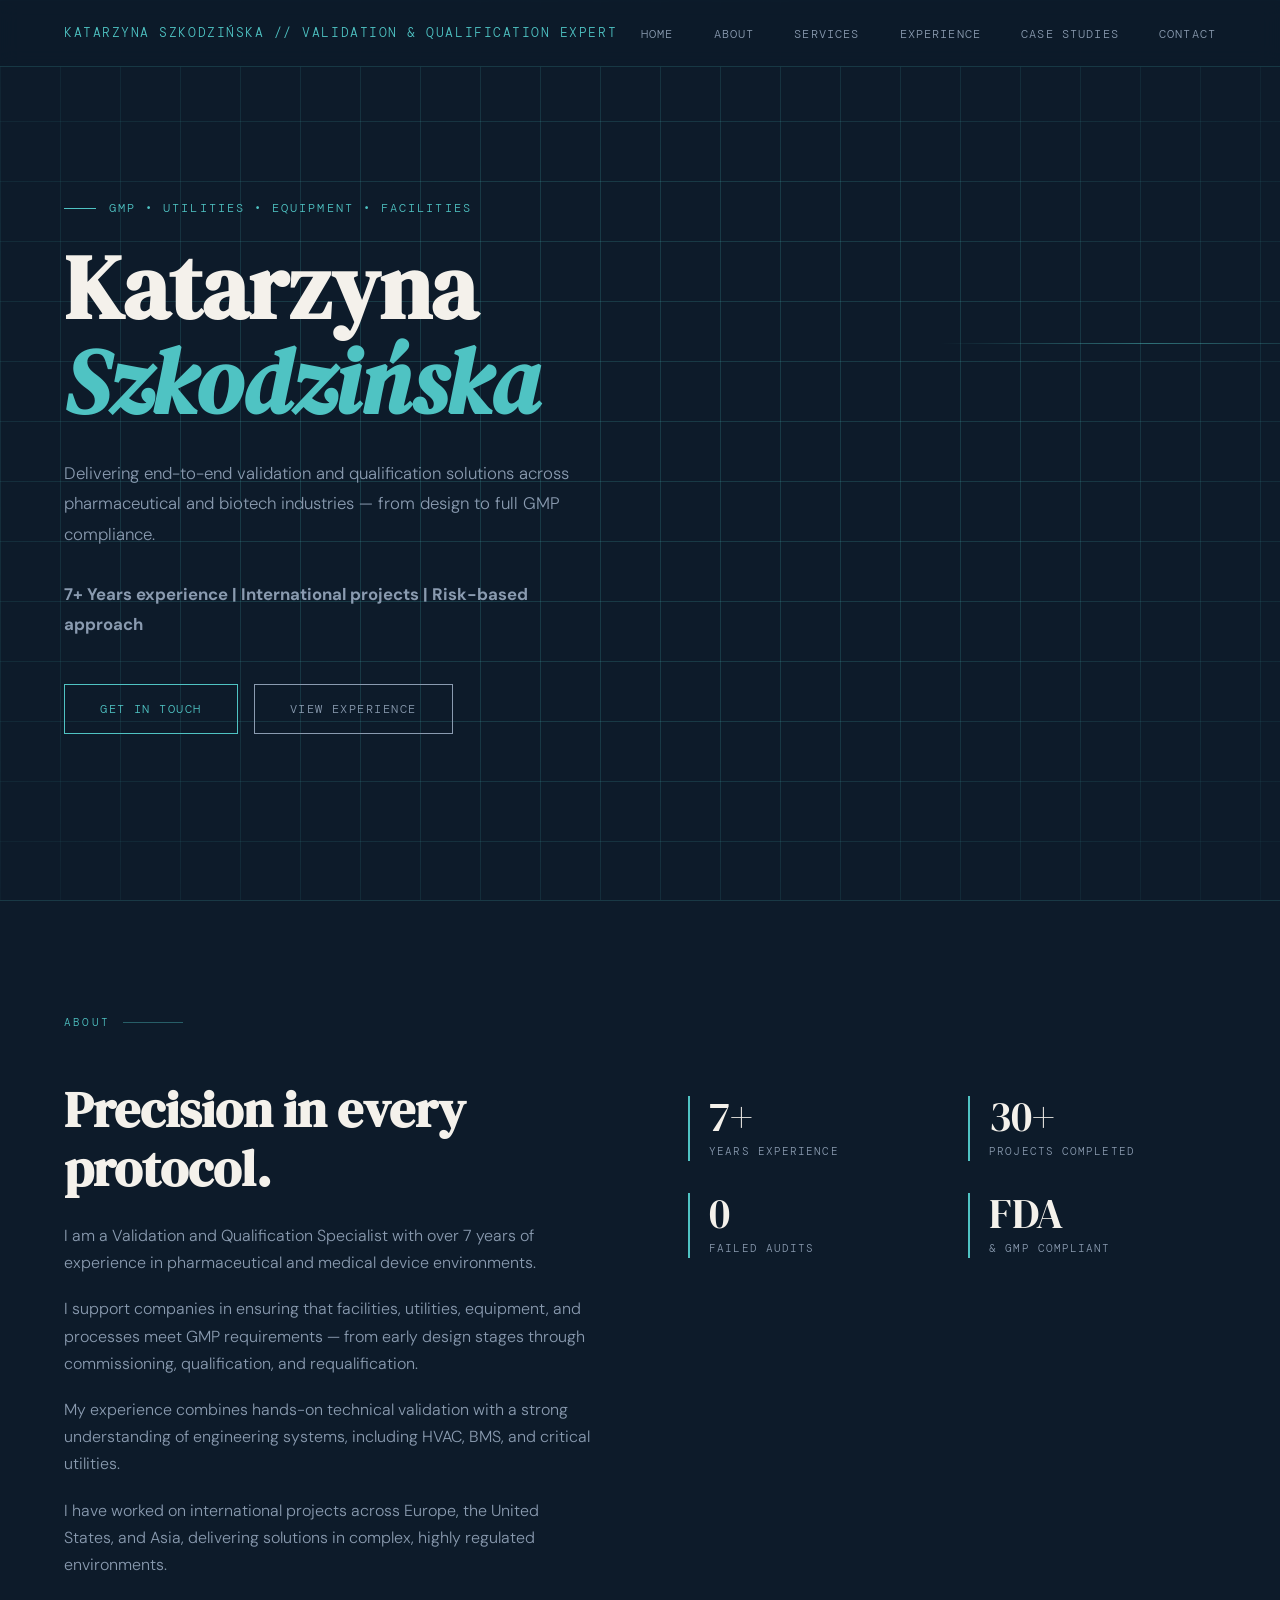
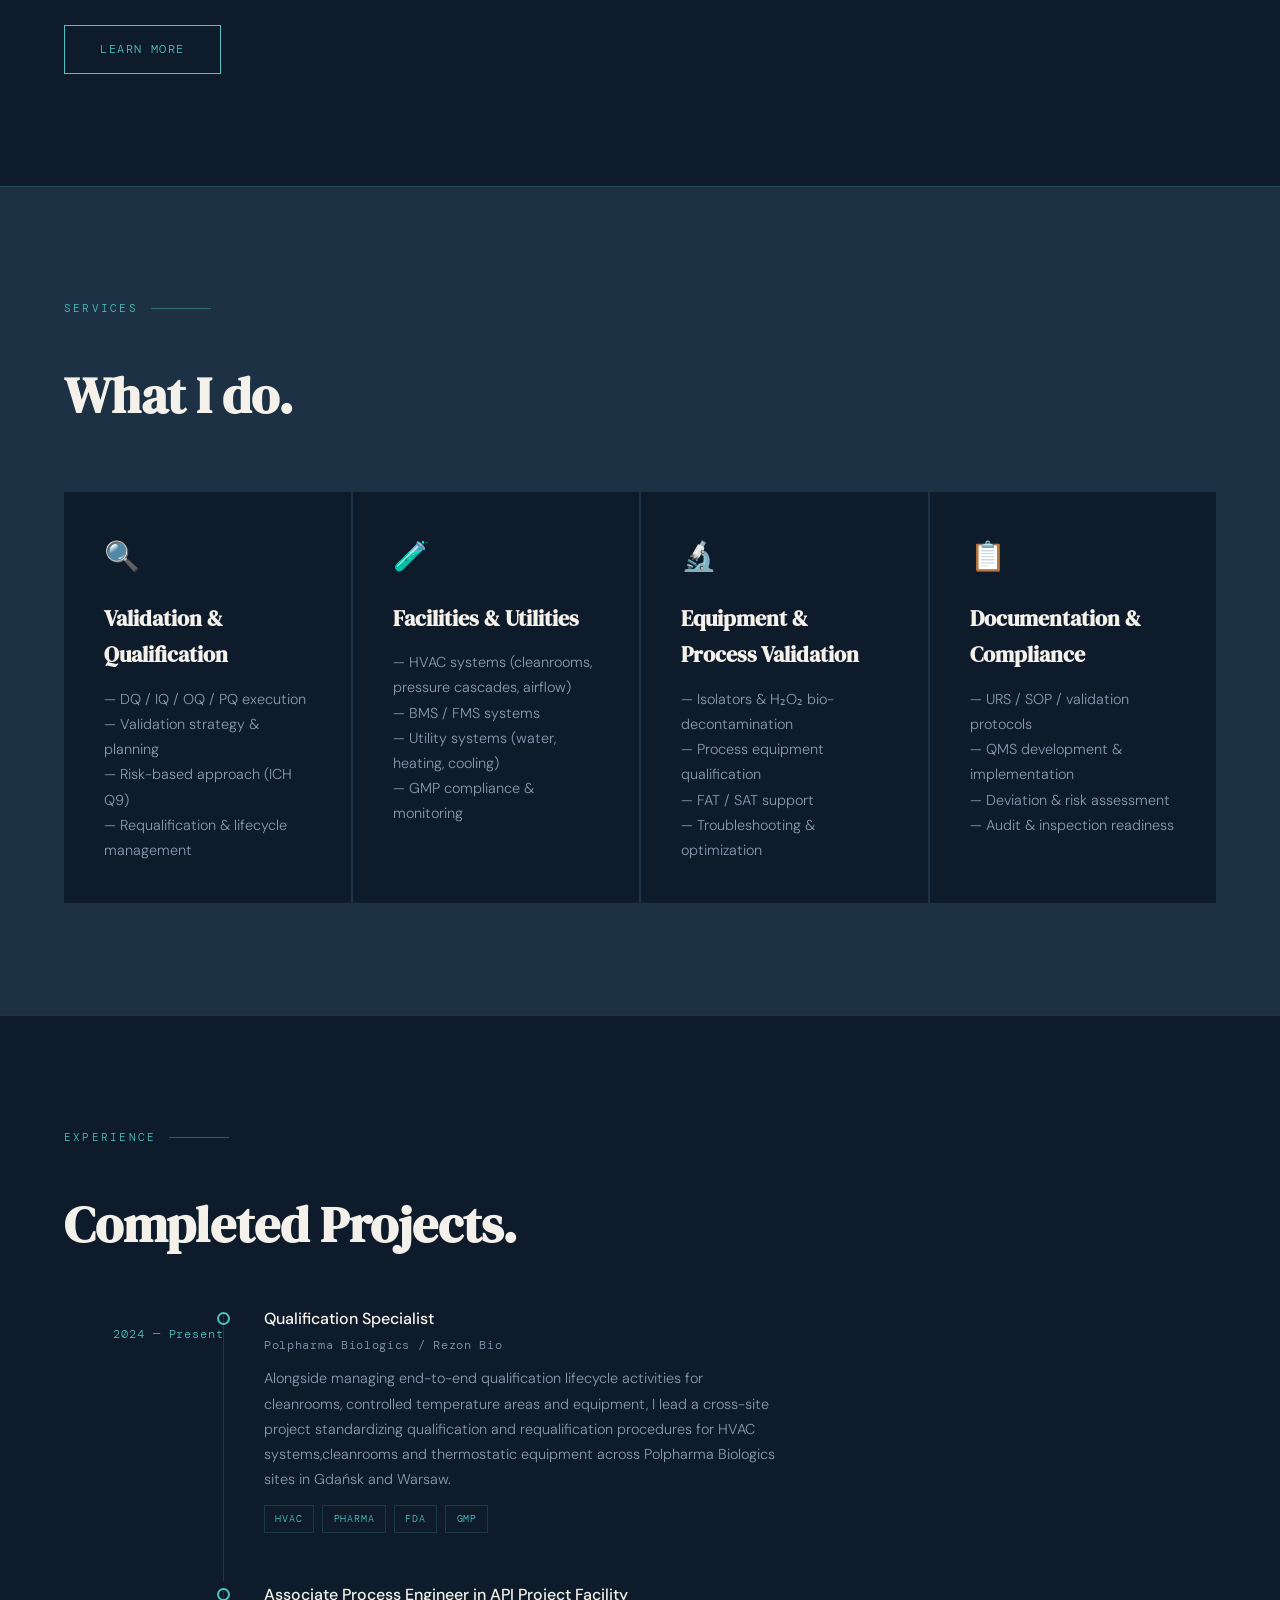
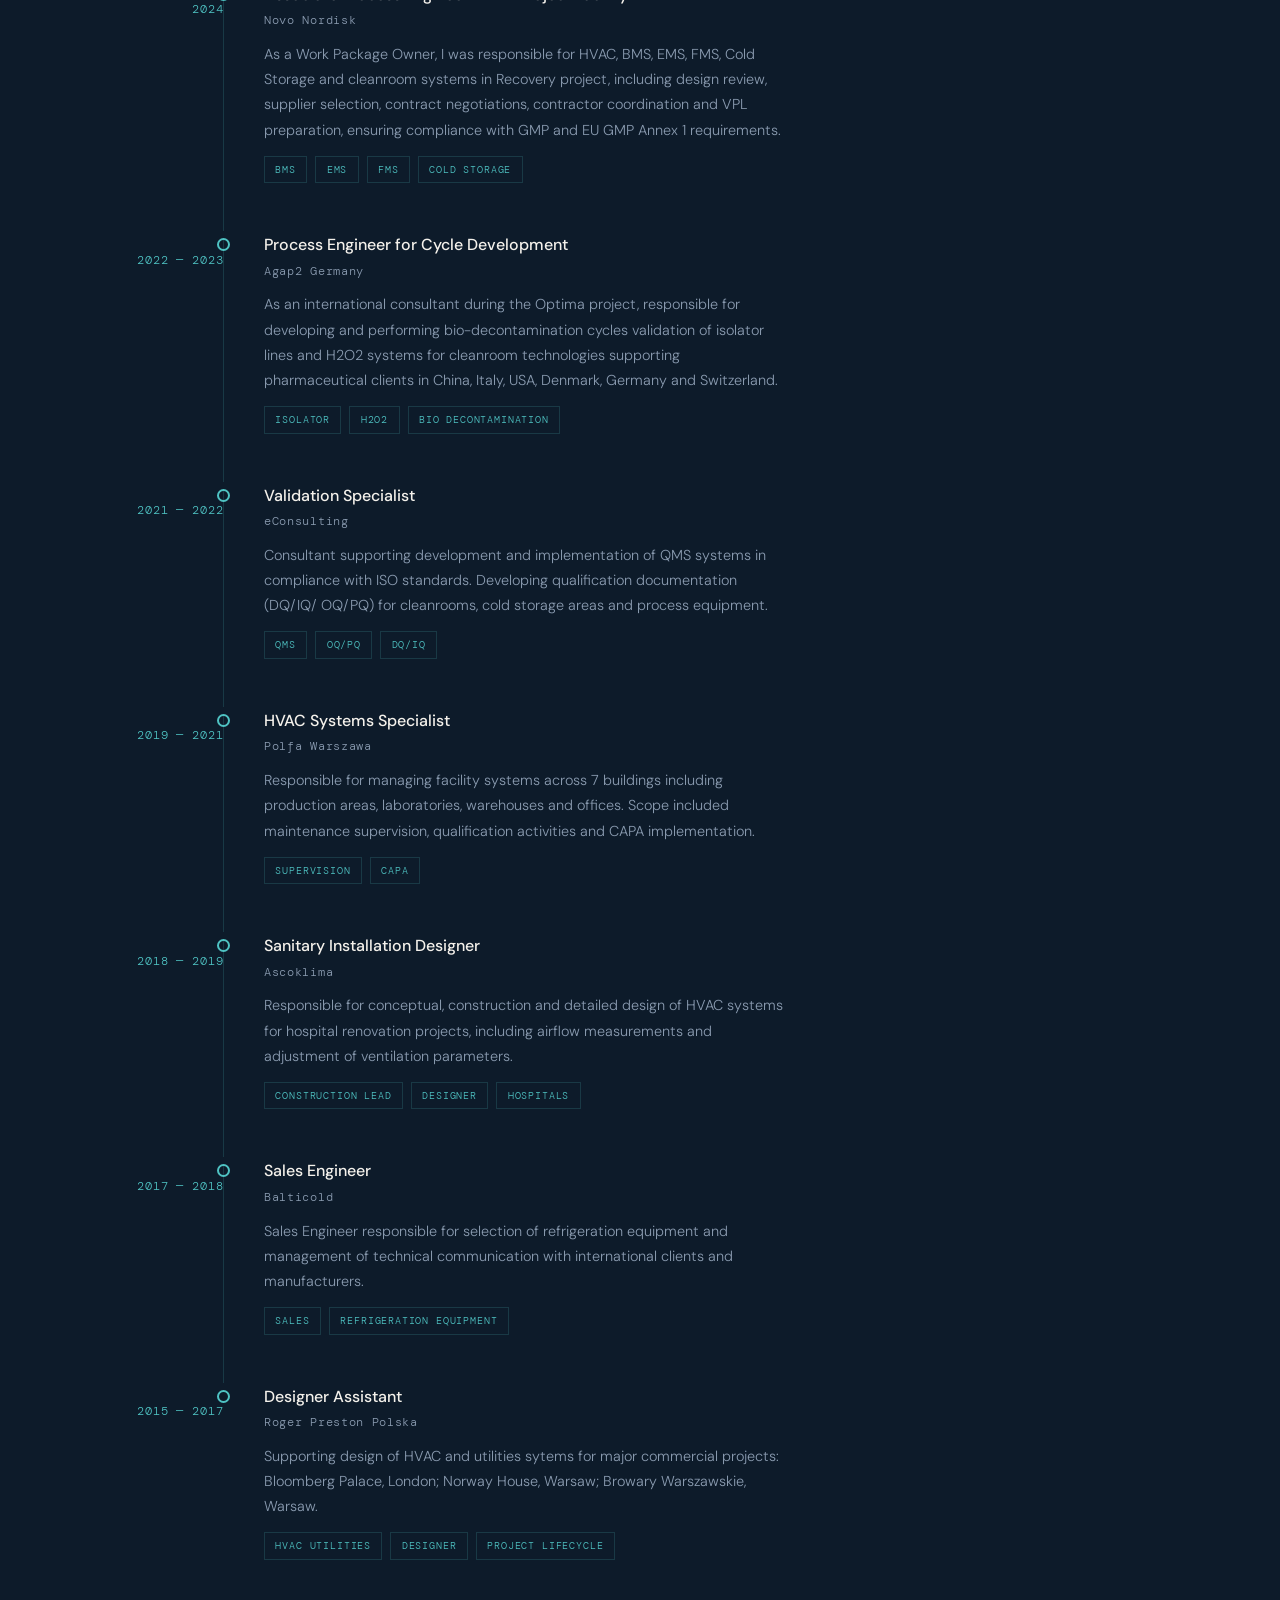
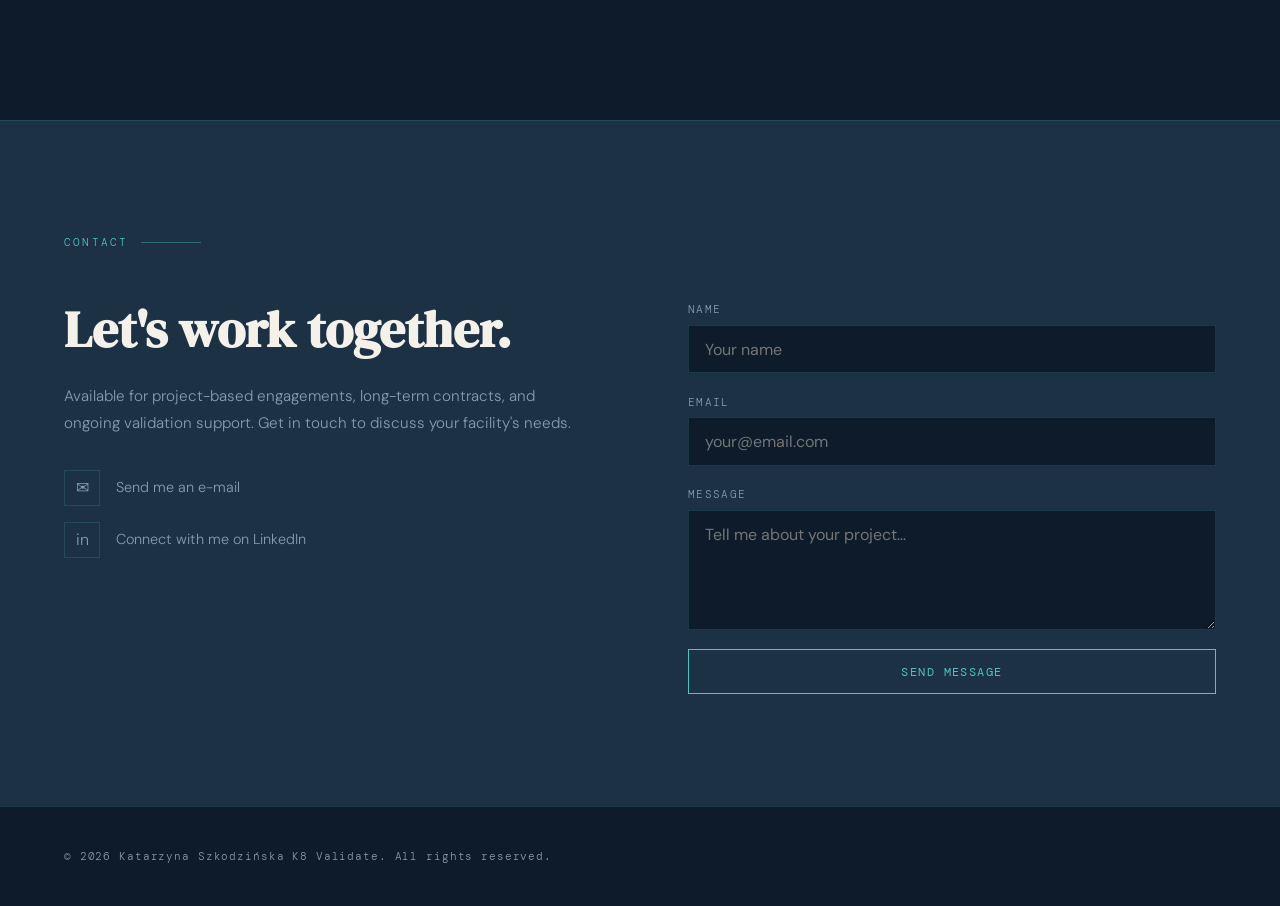
<file: index.html>
<!DOCTYPE html>
<html lang="en">
<head>
  
  <meta charset="UTF-8" />
  <meta name="viewport" content="width=device-width, initial-scale=1.0"/>
  <title>K8 VALIDATE</title>
  <link rel="preconnect" href="https://fonts.googleapis.com">
  <link href="https://fonts.googleapis.com/css2?family=DM+Serif+Display:ital@0;1&family=DM+Mono:wght@300;400;500&family=DM+Sans:wght@300;400;500&display=swap" rel="stylesheet">
  <link rel="stylesheet" href="style.css">
  <link rel="icon" type="image/png" href="assets/favicon.png">
</head>
<body>

  <!-- NAV -->
  <nav id="main-nav">
    <div class="nav-logo">KATARZYNA SZKODZIŃSKA // Validation & Qualification Expert</div>
    <button class="nav-toggle" id="nav-toggle" aria-label="Toggle menu">
      <span></span>
      <span></span>
      <span></span>
    </button>
    <ul id="nav-links">
      <li><a href="index.html"          onclick="closeMenu()">Home</a></li>
      <li><a href="/about"      onclick="closeMenu()">About</a></li>
      <li><a href="index.html#services"   onclick="closeMenu()">Services</a></li>
      <li><a href="index.html#experience" onclick="closeMenu()">Experience</a></li>
      <li><a href="/casestudies"   onclick="closeMenu()">Case Studies</a></li>
      <li><a href="#contact"    onclick="closeMenu()">Contact</a></li>
    </ul>
  </nav>

  <!-- HERO -->
  <section id="hero">
    <div class="hero-grid-bg"></div>
    <div class="hero-accent-line"></div>
    <div class="hero-content">
      <div class="hero-tag">GMP • Utilities • Equipment • Facilities</div>
      <h1>Katarzyna<br><em>Szkodzińska</em></h1>
      <p class="hero-sub">

        Delivering end-to-end validation and qualification solutions across pharmaceutical and biotech industries — from design to full GMP compliance.
        <br><br> <strong> 7+ Years experience  |  International projects  |  Risk-based approach </strong>

      </p>
      <div class="hero-buttons">
        <a href="#contact"    class="btn">Get in Touch</a>
        <a href="#experience" class="btn btn-ghost">View Experience</a>
      </div>
    </div>
  </section>

  <!-- ABOUT -->
  <section id="about">
    <div class="section-label">About</div>
    <div class="about-layout">
      <div class="about-text fade-in">
        <h2>Precision in every protocol.</h2>
        <p>I am a Validation and Qualification Specialist with over 7 years of experience in pharmaceutical and medical device environments.</p>
        <p>I support companies in ensuring that facilities, utilities, equipment, and processes meet GMP requirements — from early design stages through commissioning, qualification, and requalification.</p>
        <p>My experience combines hands-on technical validation with a strong understanding of engineering systems, including HVAC, BMS, and critical utilities.</p>
        <p>I have worked on international projects across Europe, the United States, and Asia, delivering solutions in complex, highly regulated environments.</p>
        <br>
        <a href="/about" class="btn">Learn more</a>
      </div>
      <div class="about-stats fade-in">
        <div class="stat">
          <div class="stat-number">7+</div>
          <div class="stat-label">Years Experience</div>
        </div>
        <div class="stat">
          <div class="stat-number">30+</div>
          <div class="stat-label">Projects Completed</div>
        </div>
        <div class="stat">
          <div class="stat-number">0</div>
          <div class="stat-label">Failed Audits</div>
        </div>
        <div class="stat">
          <div class="stat-number">FDA</div>
          <div class="stat-label">& GMP Compliant</div>
        </div>
      </div>
    </div>
  </section>

  <!-- SERVICES -->
  <section id="services">
    <div class="section-label">Services</div>
    <h2 class="fade-in">What I do.</h2>
    <br>
    <div class="services-grid">
      <div class="service-card fade-in">
        <div class="service-icon">🔍</div>
        <h3>Validation & Qualification</h3>
        <p>
  — DQ / IQ / OQ / PQ execution <br>
  — Validation strategy & planning <br>
  — Risk-based approach (ICH Q9) <br>
  — Requalification & lifecycle management
</p>
      </div>
      <div class="service-card fade-in">
        <div class="service-icon">🧪</div>
        <h3>Facilities & Utilities</h3>
        <p>
— HVAC systems (cleanrooms, pressure cascades, airflow)<br>
          — BMS / FMS systems<br>
          — Utility systems (water, heating, cooling)<br>
          — GMP compliance & monitoring
        </p>
      </div>
      <div class="service-card fade-in">
        <div class="service-icon">🔬</div>
        <h3>Equipment & Process Validation</h3>
        <p>
— Isolators & H₂O₂ bio-decontamination <br>
          — Process equipment qualification <br>
          — FAT / SAT support <br>
       — Troubleshooting & optimization
          </p>
      </div>
      <div class="service-card fade-in">
        <div class="service-icon">📋</div>
        <h3>Documentation & Compliance</h3>
        <p>
          — URS / SOP / validation protocols <br>
          — QMS development & implementation <br>
          — Deviation & risk assessment <br>
          — Audit & inspection readiness 
        </p>
      </div>
    </div>
  </section>

  <!-- EXPERIENCE -->
  <section id="experience">
    <div class="section-label">Experience</div>
    <h2 class="fade-in">Completed Projects.</h2>
    <br>
    <div class="timeline">

      <div class="timeline-item fade-in">
        <div class="timeline-date"><br>2024 — Present <br></div>
        <div class="timeline-dot"></div>
        <div class="timeline-body">
          <h3>Qualification Specialist</h3>
          <div class="timeline-company">Polpharma Biologics / Rezon Bio</div>
          <p>Alongside managing end-to-end qualification lifecycle activities for cleanrooms, 
            controlled temperature areas and equipment, I lead a cross-site project standardizing 
            qualification and requalification procedures for HVAC systems,cleanrooms and 
            thermostatic equipment across Polpharma Biologics sites in Gdańsk and Warsaw.</p>
          <div class="tags">
            <span class="tag">HVAC</span>
            <span class="tag">Pharma</span>
            <span class="tag">FDA</span>
            <span class="tag">GMP</span>
          </div>
        </div>
      </div>

      <div class="timeline-item fade-in">
        <div class="timeline-date"><br>2024 <br></div>
        <div class="timeline-dot"></div>
        <div class="timeline-body">
          <h3>Associate Process Engineer in API Project Facility</h3>
          <div class="timeline-company">Novo Nordisk</div>
          <p>As a Work Package Owner, I was responsible for HVAC, BMS, EMS, FMS, 
            Cold Storage and cleanroom systems in Recovery project, including design review, 
            supplier selection, contract negotiations, contractor coordination and VPL 
            preparation, ensuring compliance with GMP and EU GMP Annex 1 requirements.</p>
          <div class="tags">
            <span class="tag">BMS</span>
            <span class="tag">EMS</span>
            <span class="tag">FMS</span>
            <span class="tag">Cold Storage</span>
          </div>
        </div>
      </div>

      <div class="timeline-item fade-in">
        <div class="timeline-date"><br>2022 — 2023 <br></div>
        <div class="timeline-dot"></div>
        <div class="timeline-body">
          <h3>Process Engineer for Cycle Development</h3>
          <div class="timeline-company">Agap2 Germany</div>
          <p>As an international consultant during the Optima project, responsible 
            for developing and performing bio-decontamination cycles validation of 
            isolator lines and H2O2 systems for cleanroom technologies supporting 
            pharmaceutical clients in China, Italy, USA, Denmark, Germany and Switzerland.</p>
          <div class="tags">
            <span class="tag">Isolator</span>
            <span class="tag">H2O2</span>
            <span class="tag">Bio Decontamination</span>
          </div>
        </div>
      </div>

      
       <div class="timeline-item fade-in">
        <div class="timeline-date"><br>2021 — 2022 <br></div>
        <div class="timeline-dot"></div>
        <div class="timeline-body">
          <h3>Validation Specialist</h3>
          <div class="timeline-company">eConsulting</div>
          <p>Consultant supporting development and implementation of QMS systems 
            in compliance with ISO standards. Developing qualification documentation 
            (DQ/IQ/ OQ/PQ) for cleanrooms, cold storage areas and process equipment.</p>
          <div class="tags">
            <span class="tag">QMS</span>
            <span class="tag">OQ/PQ</span>
            <span class="tag">DQ/IQ</span>
          </div>
        </div>
      </div>

      <div class="timeline-item fade-in">
        <div class="timeline-date"><br>2019 — 2021 <br></div>
        <div class="timeline-dot"></div>
        <div class="timeline-body">
          <h3>HVAC Systems Specialist</h3>
          <div class="timeline-company">Polfa Warszawa</div>
          <p>Responsible for managing facility systems across 7 buildings including 
            production areas, laboratories, warehouses and offices. Scope included
            maintenance supervision, qualification activities and CAPA implementation.</p>
          <div class="tags">
            <span class="tag">Supervision</span>
            <span class="tag">CAPA</span>
          </div>
        </div>
      </div>

 <div class="timeline-item fade-in">
        <div class="timeline-date"><br>2018 — 2019 <br></div>
        <div class="timeline-dot"></div>
        <div class="timeline-body">
          <h3>Sanitary Installation Designer</h3>
          <div class="timeline-company">Ascoklima</div>
          <p>Responsible for conceptual, construction and detailed design of HVAC 
            systems for hospital renovation projects, including airflow measurements 
            and adjustment of ventilation parameters.</p>
          <div class="tags">
            <span class="tag">Construction Lead</span>
            <span class="tag">Designer</span>
            <span class="tag">Hospitals</span>
          </div>
        </div>
      </div>

      <div class="timeline-item fade-in">
        <div class="timeline-date"><br>2017 — 2018 <br></div>
        <div class="timeline-dot"></div>
        <div class="timeline-body">
          <h3>Sales Engineer</h3>
          <div class="timeline-company">Balticold</div>
          <p>Sales Engineer responsible for selection of refrigeration equipment 
            and management of technical communication with international clients 
            and manufacturers.</p>
          <div class="tags">
            <span class="tag">Sales</span>
            <span class="tag">Refrigeration Equipment</span>
          </div>
        </div>
      </div>

       <div class="timeline-item fade-in">
        <div class="timeline-date"><br>2015 — 2017 <br></div>
        <div class="timeline-dot"></div>
        <div class="timeline-body">
          <h3>Designer Assistant</h3>
          <div class="timeline-company">Roger Preston Polska</div>
          <p>Supporting design of HVAC and utilities sytems for major commercial projects: 
            Bloomberg Palace, London; Norway House, Warsaw; Browary Warszawskie, Warsaw.</p>
          <div class="tags">
            <span class="tag">HVAC Utilities</span>
            <span class="tag">Designer</span>
            <span class="tag">Project Lifecycle</span>
          </div>
        </div>
      </div>
      
    </div>
  </section>

  <!-- CONTACT -->
  <section id="contact">
    <div class="section-label">Contact</div>
    <div class="contact-layout">
      <div class="contact-info fade-in">
        <h2>Let's work together.</h2>
        <p>Available for project-based engagements, long-term contracts, and ongoing validation support. Get in touch to discuss your facility's needs.</p>
        <div class="contact-links">
          <a href="mailto:katarzyna.szkodzinska11@gmail.com" class="contact-link">
            <div class="contact-link-icon">✉</div>
            Send me an e-mail
          </a>
       
          <a href="https://www.linkedin.com/in/katarzyna-szkodzi%C5%84ska-644b66b4/" class="contact-link" target="_blank">
            <div class="contact-link-icon">in</div>
            Connect with me on LinkedIn
          </a>
        </div>
      </div>
      <div class="contact-form fade-in">
        <div class="form-group">
          <label for="name">Name</label>
          <input type="text" id="name" placeholder="Your name" />
        </div>
        <div class="form-group">
          <label for="email">Email</label>
          <input type="email" id="email" placeholder="your@email.com" />
        </div>
        <div class="form-group">
          <label for="message">Message</label>
          <textarea id="message" placeholder="Tell me about your project..."></textarea>
        </div>
        <button class="btn" id="send-btn">Send Message</button>
      </div>
    </div>
  </section>

  <!-- FOOTER -->
  <footer>
    <p>© 2026 Katarzyna Szkodzińska K8 Validate. All rights reserved.</p>

  </footer>

  <script>
    // ── Hamburger menu ──
    const toggle = document.getElementById('nav-toggle');
    const nav    = document.getElementById('main-nav');
    const links  = document.getElementById('nav-links');

    toggle.addEventListener('click', () => {
      nav.classList.toggle('open');
      links.classList.toggle('open');
    });

    function closeMenu() {
      nav.classList.remove('open');
      links.classList.remove('open');
    }

    // ── Contact form → mailto ──
    document.getElementById('send-btn').addEventListener('click', function() {
      const name    = document.getElementById('name').value.trim();
      const email   = document.getElementById('email').value.trim();
      const message = document.getElementById('message').value.trim();
      if (!name || !email || !message) { alert('Please fill in all fields.'); return; }
      const subject = encodeURIComponent('Enquiry from ' + name);
      const body    = encodeURIComponent('Name: ' + name + '\nEmail: ' + email + '\n\n' + message);
      window.location.href = 'mailto:you@email.com?subject=' + subject + '&body=' + body;
    });

    // ── Fade-in on scroll ──
    const observer = new IntersectionObserver((entries) => {
      entries.forEach(el => {
        if (el.isIntersecting) el.target.classList.add('visible');
      });
    }, { threshold: 0.1 });

    document.querySelectorAll('.fade-in').forEach(el => observer.observe(el));
  </script>

</body>
</html>
</file>
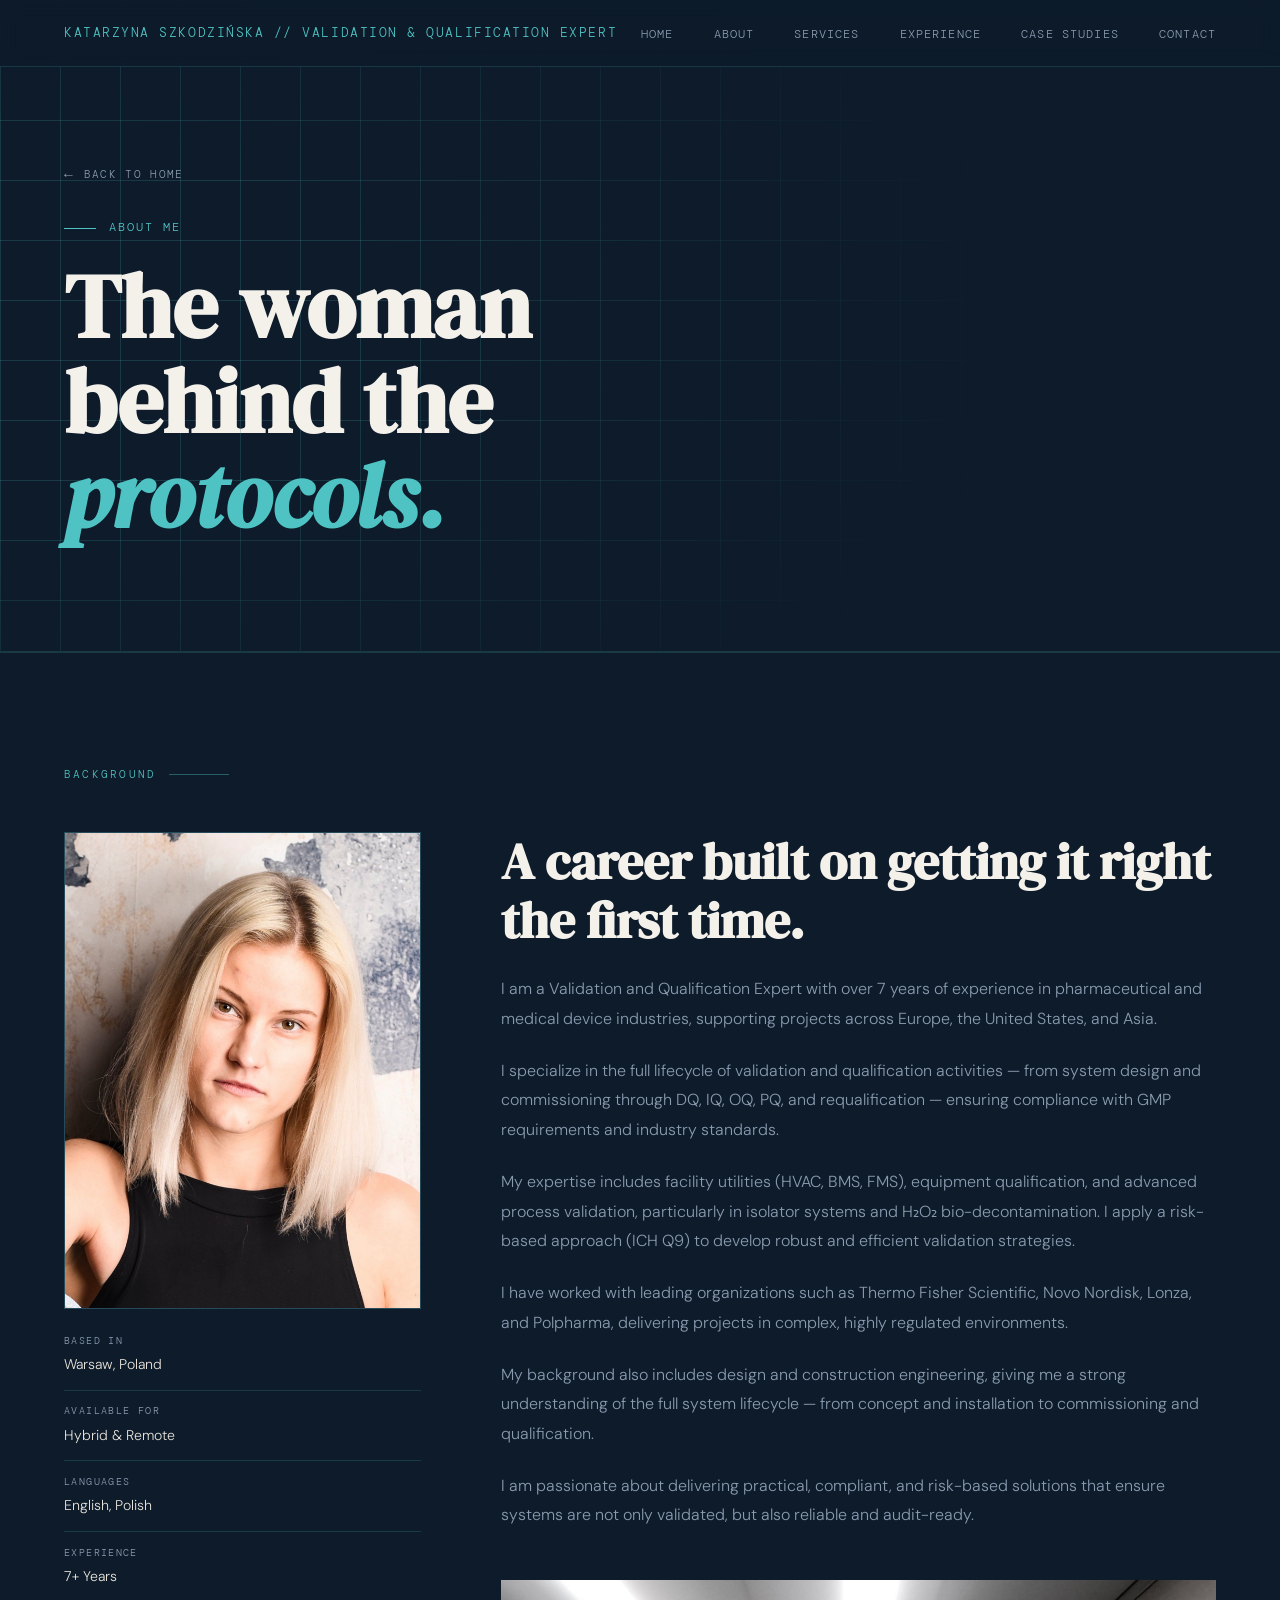
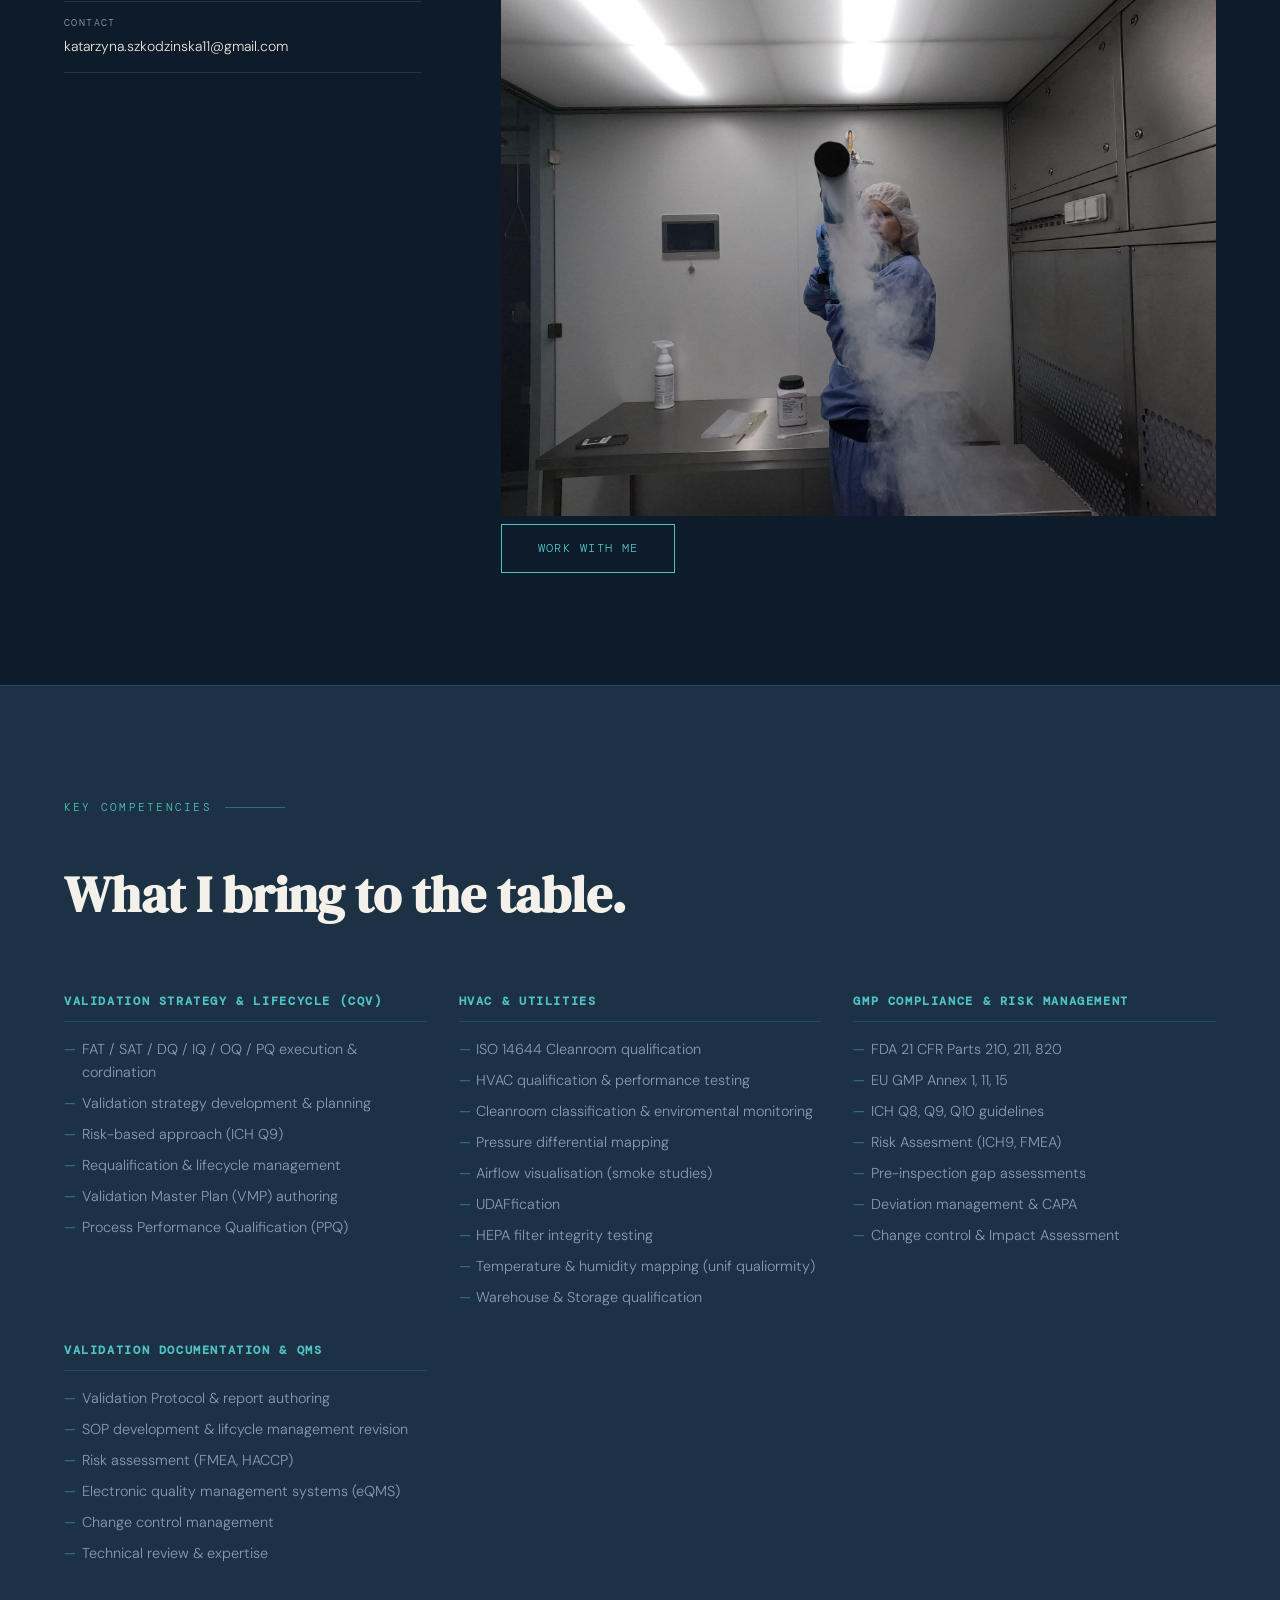
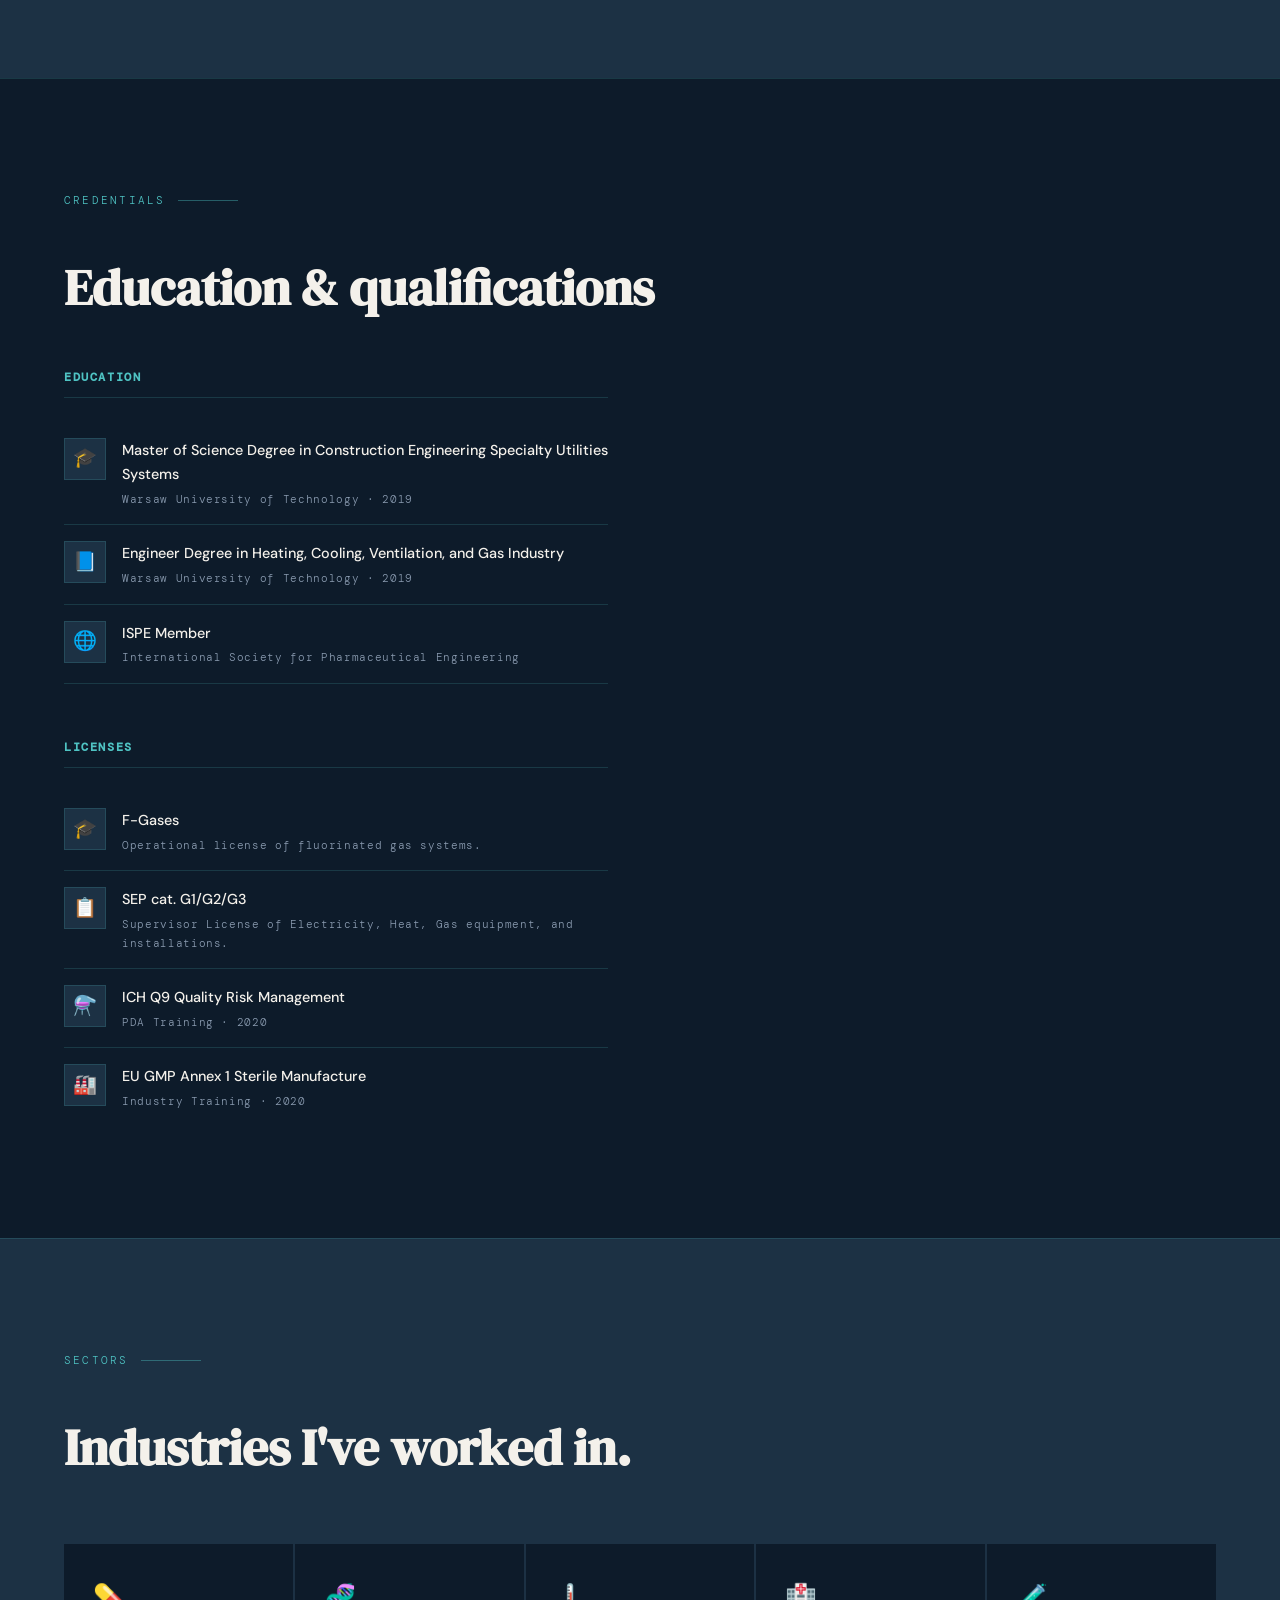
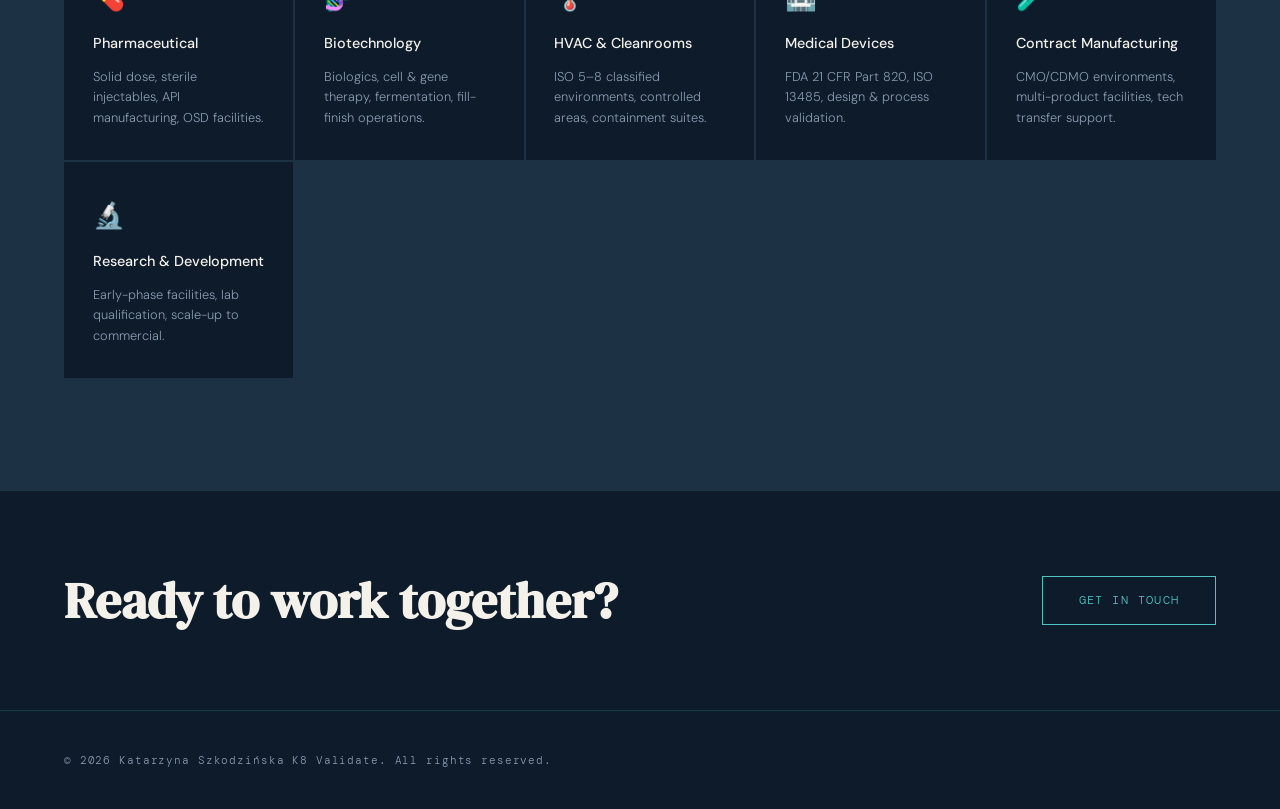
<file: about.html>
<!DOCTYPE html>
<html lang="en">
<head>
  <meta charset="UTF-8" />
  <meta name="viewport" content="width=device-width, initial-scale=1.0"/>
  <title>About — K8 Validate</title>
  <link rel="preconnect" href="https://fonts.googleapis.com">
  <link href="https://fonts.googleapis.com/css2?family=DM+Serif+Display:ital@0;1&family=DM+Mono:wght@300;400;500&family=DM+Sans:wght@300;400;500&display=swap" rel="stylesheet">
  <link rel="stylesheet" href="style.css">
   <link rel="icon" type="image/png" href="assets/favicon.png">
  <style>
    /* ── PAGE HERO (smaller than homepage) ── */
    .page-hero {
      padding: 10rem 5vw 5rem;
      position: relative;
      overflow: hidden;
      border-bottom: 1px solid var(--rule);
    }

    .page-hero .hero-grid-bg {
      position: absolute;
      inset: 0;
      background-image:
        linear-gradient(var(--rule) 1px, transparent 1px),
        linear-gradient(90deg, var(--rule) 1px, transparent 1px);
      background-size: 60px 60px;
      mask-image: radial-gradient(ellipse 100% 100% at 0% 50%, black 30%, transparent 80%);
      -webkit-mask-image: radial-gradient(ellipse 100% 100% at 0% 50%, black 30%, transparent 80%);
    }

    .page-hero-content { position: relative; max-width: 720px; }

    .back-link {
      display: inline-flex;
      align-items: center;
      gap: 0.6rem;
      font-family: 'DM Mono', monospace;
      font-size: 0.7rem;
      letter-spacing: 0.12em;
      text-transform: uppercase;
      color: var(--muted);
      text-decoration: none;
      margin-bottom: 2rem;
      transition: color 0.2s;
    }

    .back-link:hover { color: var(--accent); }

    .back-link::before {
      content: '←';
      font-size: 0.9rem;
    }

    /* ── BIO ── */
    .bio-layout {
      display: grid;
      grid-template-columns: 1fr 2fr;
      gap: 5rem;
      align-items: start;
    }

    .bio-sidebar {
      position: sticky;
      top: 6rem;
    }

    .bio-photo {
      width: 100%;
      aspect-ratio: 3/4;
      background: var(--steel);
      border: 1px solid var(--rule);
      display: flex;
      align-items: center;
      justify-content: center;
      margin-bottom: 1.5rem;
      overflow: hidden;
      position: relative;
    }

    .bio-photo-placeholder {
      font-family: 'DM Mono', monospace;
      font-size: 0.68rem;
      letter-spacing: 0.12em;
      color: var(--muted);
      text-transform: uppercase;
      text-align: center;
      line-height: 1.8;
    }

    /* Replace the placeholder with your actual photo:
       <img src="photo.jpg" alt="Alex Morgan" style="width:100%;height:100%;object-fit:cover"> */

    .bio-sidebar-info {
      display: flex;
      flex-direction: column;
      gap: 0.8rem;
    }

    .bio-info-item {
      display: flex;
      flex-direction: column;
      gap: 0.2rem;
      padding-bottom: 0.8rem;
      border-bottom: 1px solid var(--rule);
    }

    .bio-info-label {
      font-family: 'DM Mono', monospace;
      font-size: 0.62rem;
      letter-spacing: 0.14em;
      text-transform: uppercase;
      color: var(--muted);
    }

    .bio-info-value {
      font-size: 0.88rem;
      color: var(--text);
    }

    .bio-body h2 {
      margin-bottom: 1.5rem;
    }

    .bio-body p {
      color: var(--muted);
      font-size: 1rem;
      line-height: 1.85;
      margin-bottom: 1.4rem;
    }

    .bio-body p strong {
      color: var(--text);
      font-weight: 500;
    }

    .bio-body blockquote {
      border-left: 2px solid var(--accent);
      padding: 1rem 1.5rem;
      margin: 2rem 0;
      font-family: 'DM Serif Display', serif;
      font-size: 1.25rem;
      font-style: italic;
      color: var(--offwhite);
      line-height: 1.6;
    }

    /* ── SKILLS ── */
    #skills { background: var(--steel); }

    .skills-grid {
      display: grid;
      grid-template-columns: repeat(auto-fit, minmax(280px, 1fr));
      gap: 2rem;
      margin-top: 1rem;
    }

    .skill-group h3 {
      font-family: 'DM Mono', monospace;
      font-size: 0.72rem;
      letter-spacing: 0.14em;
      text-transform: uppercase;
      color: var(--accent);
      margin-bottom: 1rem;
      padding-bottom: 0.6rem;
      border-bottom: 1px solid var(--rule);
    }

    .skill-list {
      list-style: none;
      padding: 0;
      display: flex;
      flex-direction: column;
      gap: 0.5rem;
    }

    .skill-list li {
      color: var(--muted);
      font-size: 0.9rem;
      padding-left: 1.1rem;
      position: relative;
      line-height: 1.6;
    }

    .skill-list li::before {
      content: '—';
      position: absolute;
      left: 0;
      color: var(--accent);
      opacity: 0.6;
    }

    /* ── CERTIFICATIONS & EDUCATION ── */
    .cert-grid {
      display: grid;
      grid-template-columns: 1fr 1fr;
      gap: 4rem;
      align-items: start;
    }

    .cert-block h3 {
      font-family: 'DM Mono', monospace;
      font-size: 0.72rem;
      letter-spacing: 0.14em;
      text-transform: uppercase;
      color: var(--accent);
      margin-bottom: 1.5rem;
      padding-bottom: 0.6rem;
      border-bottom: 1px solid var(--rule);
    }

    .cert-item {
      display: flex;
      gap: 1rem;
      padding: 1rem 0;
      border-bottom: 1px solid var(--rule);
    }

    .cert-item:last-child { border-bottom: none; }

    .cert-badge {
      width: 42px;
      height: 42px;
      background: var(--steel);
      border: 1px solid var(--rule);
      display: flex;
      align-items: center;
      justify-content: center;
      font-size: 1.2rem;
      flex-shrink: 0;
    }

    .cert-info h4 {
      font-family: 'DM Sans', sans-serif;
      font-weight: 500;
      font-size: 0.9rem;
      color: var(--offwhite);
      margin-bottom: 0.2rem;
    }

    .cert-info p {
      font-family: 'DM Mono', monospace;
      font-size: 0.68rem;
      letter-spacing: 0.06em;
      color: var(--muted);
    }

    /* ── INDUSTRIES ── */
    #industries { background: var(--steel); }

    .industry-grid {
      display: grid;
      grid-template-columns: repeat(auto-fit, minmax(200px, 1fr));
      gap: 2px;
      margin-top: 1rem;
    }

    .industry-card {
      background: var(--navy);
      padding: 2rem 1.8rem;
      display: flex;
      flex-direction: column;
      gap: 0.7rem;
      transition: transform 0.2s;
      position: relative;
      overflow: hidden;
    }

    .industry-card::before {
      content: '';
      position: absolute;
      top: 0; left: 0; right: 0;
      height: 2px;
      background: linear-gradient(90deg, var(--accent), transparent);
      opacity: 0;
      transition: opacity 0.2s;
    }

    .industry-card:hover { transform: translateY(-3px); }
    .industry-card:hover::before { opacity: 1; }

    .industry-icon { font-size: 1.6rem; }

    .industry-card h3 {
      font-family: 'DM Sans', sans-serif;
      font-weight: 500;
      font-size: 0.9rem;
      color: var(--offwhite);
    }

    .industry-card p {
      font-size: 0.8rem;
      color: var(--muted);
      line-height: 1.6;
    }

    /* ── CTA ── */
    .cta-band {
      padding: 5rem 5vw;
      display: flex;
      justify-content: space-between;
      align-items: center;
      gap: 2rem;
      flex-wrap: wrap;
      border-top: 1px solid var(--rule);
    }

    .cta-band h2 { margin-bottom: 0; }

    /* ── RESPONSIVE ── */
    @media (max-width: 900px) {
      .bio-layout {
        grid-template-columns: 1fr;
        gap: 3rem;
      }

      .bio-sidebar {
        position: static;
        display: grid;
        grid-template-columns: 200px 1fr;
        gap: 2rem;
        align-items: start;
      }

      .cert-grid {
        grid-template-columns: 1fr;
        gap: 3rem;
      }
    }

    @media (max-width: 640px) {
      .page-hero { padding: 8rem 5vw 3.5rem; }

      .bio-sidebar {
        grid-template-columns: 1fr;
      }

      .bio-photo {
        aspect-ratio: 4/3;
        max-height: 260px;
      }

      .cta-band {
        flex-direction: column;
        align-items: flex-start;
      }

      .cta-band .btn { width: 100%; text-align: center; }
    }
  </style>
</head>
<body>

  <!-- NAV -->
  <nav id="main-nav">
    <div class="nav-logo">Katarzyna Szkodzińska // Validation & Qualification Expert</div>
    <button class="nav-toggle" id="nav-toggle" aria-label="Toggle menu">
      <span></span>
      <span></span>
      <span></span>
    </button>
    <ul id="nav-links">
       <li><a href="index.html"          onclick="closeMenu()">Home</a></li>
      <li><a href="/about"               onclick="closeMenu()">About</a></li>
      <li><a href="index.html#services"   onclick="closeMenu()">Services</a></li>
      <li><a href="index.html#experience" onclick="closeMenu()">Experience</a></li>
      <li><a href="/casestudies"   onclick="closeMenu()">Case Studies</a></li>
      <li><a href="index.html#contact"    onclick="closeMenu()">Contact</a></li>
    </ul>
  </nav>

  <!-- PAGE HERO -->
  <div class="page-hero">
    <div class="hero-grid-bg"></div>
    <div class="page-hero-content">
      <a href="index.html" class="back-link">Back to Home</a>
      <div class="hero-tag">About Me</div>
      <h1>The woman<br>behind the <em>protocols.</em></h1>
    </div>
  </div>

  <!-- BIO -->
  <section id="bio">
    <div class="section-label">Background</div>
    <div class="bio-layout">

      <div class="bio-sidebar fade-in">
        <div class="bio-photo">
          <div class="bio-photo-placeholder">
            <img src="assets/k8_portrait.jpg" alt="portrait" style="max-width: 100%; height: auto;">

          </div>
        </div>
        <div class="bio-sidebar-info">
          <div class="bio-info-item">
            <span class="bio-info-label">Based in</span>
            <span class="bio-info-value">Warsaw, Poland</span>
          </div>
          <div class="bio-info-item">
            <span class="bio-info-label">Available for</span>
            <span class="bio-info-value">Hybrid & Remote</span>
          </div>
          <div class="bio-info-item">
            <span class="bio-info-label">Languages</span>
            <span class="bio-info-value">English, Polish</span>
          </div>
          <div class="bio-info-item">
            <span class="bio-info-label">Experience</span>
            <span class="bio-info-value">7+ Years</span>
          </div>
          <div class="bio-info-item">
            <span class="bio-info-label">Contact</span>
            <span class="bio-info-value">katarzyna.szkodzinska11@gmail.com</span>
          </div>
        </div>
      </div>

      <div class="bio-body fade-in">
        <h2>A career built on getting it right the first time.</h2>

        <p>I am a Validation and Qualification Expert with over 7 years of experience in pharmaceutical and medical device industries, 
          supporting projects across Europe, the United States, and Asia.</p>

<p>I specialize in the full lifecycle of validation and qualification activities — from system design and commissioning through DQ, IQ, OQ, PQ, 
        and requalification — ensuring compliance with GMP requirements and industry standards.</p>

<p>My expertise includes facility utilities (HVAC, BMS, FMS), equipment qualification, and advanced process validation, particularly in isolator
  systems and H₂O₂ bio-decontamination. I apply a risk-based approach (ICH Q9) to develop robust and efficient validation strategies. </p>

<p>I have worked with leading organizations such as Thermo Fisher Scientific, Novo Nordisk, Lonza, and Polpharma, delivering projects in complex, 
  highly regulated environments.</p>

<p>My background also includes design and construction engineering, giving me a strong understanding of the full system lifecycle — from concept 
  and installation to commissioning and qualification. </p>

<p> I am passionate about delivering practical, compliant, and risk-based solutions that ensure systems are not only validated, but also reliable and audit-ready.</p>
    
        <br>
        <img src="assets/k8_dym.jpg" alt="dym" style="max-width: 100%; height: auto;">
        <a href="index.html#contact" class="btn">Work with me</a><br>
      </div>

    </div>
  </section>

  <!-- SKILLS -->
  <section id="skills">
    <div class="section-label">Key Competencies</div>
    <h2 class="fade-in">What I bring to the table.</h2>
    <br>
    <div class="skills-grid">

      <div class="skill-group fade-in">
        <h3>Validation Strategy & Lifecycle (CQV)</h3>
        <ul class="skill-list">
          <li>FAT / SAT / DQ / IQ / OQ / PQ execution & cordination </li>
          <li>Validation strategy development &amp; planning</li>
          <li>Risk-based approach (ICH Q9)</li>
          <li>Requalification &amp; lifecycle management</li>
          <li>Validation Master Plan (VMP) authoring</li>
          <li>Process Performance Qualification (PPQ)</li>
        </ul>
      </div>

      <div class="skill-group fade-in">
        <h3>HVAC &amp; Utilities</h3>
        <ul class="skill-list">
          <li>ISO 14644 Cleanroom qualification</li>
          <li>HVAC qualification & performance testing</li>
          <li>Cleanroom classification &amp; enviromental monitoring</li>
          <li>Pressure differential mapping</li>
          <li>Airflow visualisation (smoke studies)</li>
          <li>UDAFfication</li>
          <li>HEPA filter integrity testing</li>
          <li>Temperature &amp; humidity mapping (unif qualiormity)</li>
          <li>Warehouse &amp; Storage qualification</li>
        </ul>
      </div>

      <div class="skill-group fade-in">
        <h3>GMP Compliance &amp; Risk Management</h3>
        <ul class="skill-list">
          <li>FDA 21 CFR Parts 210, 211, 820</li>
          <li>EU GMP Annex 1, 11, 15</li>
          <li>ICH Q8, Q9, Q10 guidelines</li>
          <li>Risk Assesment (ICH9, FMEA)</li>
          <li>Pre-inspection gap assessments</li>
          <li>Deviation management &amp; CAPA</li>
          <li>Change control &amp; Impact Assessment</li>
        </ul>
      </div>

      <div class="skill-group fade-in">
        <h3> Validation Documentation &amp; QMS</h3>
        <ul class="skill-list">
          <li> Validation Protocol &amp; report authoring</li>
          <li>SOP development &amp; lifcycle management revision</li>
          <li>Risk assessment (FMEA, HACCP)</li>
          <li>Electronic quality management systems (eQMS)</li>
          <li>Change control management</li>
          <li>Technical review &amp; expertise </li>
        </ul>
      </div>

    </div>
  </section>

  <!-- CERTIFICATIONS & EDUCATION -->
  <section id="certifications">
    <div class="section-label">Credentials</div>
    <h2 class="fade-in">Education &amp; qualifications</h2>
    <br>
    <div class="cert-grid fade-in">

      <div class="cert-block">
        <h3>Education</h3>

        <div class="cert-item">
          <div class="cert-badge">🎓</div>
          <div class="cert-info">
            <h4>Master of Science Degree in Construction Engineering Specialty Utilities Systems</h4>
            <p>Warsaw University of Technology · 2019</p>
          </div>
        </div>

        <div class="cert-item">
          <div class="cert-badge">📘</div>
          <div class="cert-info">
            <h4> Engineer Degree in Heating, Cooling, Ventilation, and Gas Industry</h4>
            <p>Warsaw University of Technology · 2019</p>
          </div>
        </div>

        <div class="cert-item">
          <div class="cert-badge">🌐</div>
          <div class="cert-info">
            <h4>ISPE Member</h4>
            <p>International Society for Pharmaceutical Engineering</p>
          </div>
        </div>
        <br><br>
      <div class="cert-block">
        <h3>Licenses</h3>

        <div class="cert-item">
          <div class="cert-badge">🎓</div>
          <div class="cert-info">
            <h4>F-Gases</h4>
            <p>Operational license of fluorinated gas systems.</p>
          </div>
        </div>

        <div class="cert-item">
          <div class="cert-badge">📋</div>
          <div class="cert-info">
            <h4>SEP cat. G1/G2/G3</h4>
            <p>Supervisor License of Electricity, Heat, Gas equipment, and installations.</p>
          </div>
        </div>

        <div class="cert-item">
          <div class="cert-badge">⚗️</div>
          <div class="cert-info">
            <h4>ICH Q9 Quality Risk Management</h4>
            <p>PDA Training · 2020</p>
          </div>
        </div>

        <div class="cert-item">
          <div class="cert-badge">🏭</div>
          <div class="cert-info">
            <h4>EU GMP Annex 1 Sterile Manufacture</h4>
            <p>Industry Training · 2020</p>
          </div>
        </div>

      </div>

      

      </div>
    </div>
  </section>

  <!-- INDUSTRIES -->
  <section id="industries">
    <div class="section-label">Sectors</div>
    <h2 class="fade-in">Industries I've worked in.</h2>
    <br>
    <div class="industry-grid">

      <div class="industry-card fade-in">
        <div class="industry-icon">💊</div>
        <h3>Pharmaceutical</h3>
        <p>Solid dose, sterile injectables, API manufacturing, OSD facilities.</p>
      </div>

      <div class="industry-card fade-in">
        <div class="industry-icon">🧬</div>
        <h3>Biotechnology</h3>
        <p>Biologics, cell &amp; gene therapy, fermentation, fill-finish operations.</p>
      </div>

      <div class="industry-card fade-in">
        <div class="industry-icon">🌡️</div>
        <h3>HVAC &amp; Cleanrooms</h3>
        <p>ISO 5–8 classified environments, controlled areas, containment suites.</p>
      </div>

      <div class="industry-card fade-in">
        <div class="industry-icon">🏥</div>
        <h3>Medical Devices</h3>
        <p>FDA 21 CFR Part 820, ISO 13485, design &amp; process validation.</p>
      </div>

      <div class="industry-card fade-in">
        <div class="industry-icon">🧪</div>
        <h3>Contract Manufacturing</h3>
        <p>CMO/CDMO environments, multi-product facilities, tech transfer support.</p>
      </div>

      <div class="industry-card fade-in">
        <div class="industry-icon">🔬</div>
        <h3>Research &amp; Development</h3>
        <p>Early-phase facilities, lab qualification, scale-up to commercial.</p>
      </div>

    </div>
  </section>

  <!-- CTA -->
  <div class="cta-band fade-in">
    <h2>Ready to work together?</h2>
    <a href="index.html#contact" class="btn">Get in Touch</a>
  </div>

  <!-- FOOTER -->
  <footer>
    <p>© 2026 Katarzyna Szkodzińska K8 Validate. All rights reserved.</p>
 
  </footer>

  <script>
    // ── Hamburger menu ──
    const toggle = document.getElementById('nav-toggle');
    const nav    = document.getElementById('main-nav');
    const links  = document.getElementById('nav-links');

    toggle.addEventListener('click', () => {
      nav.classList.toggle('open');
      links.classList.toggle('open');
    });

    function closeMenu() {
      nav.classList.remove('open');
      links.classList.remove('open');
    }

    // ── Fade-in on scroll ──
    const observer = new IntersectionObserver((entries) => {
      entries.forEach(el => {
        if (el.isIntersecting) el.target.classList.add('visible');
      });
    }, { threshold: 0.1 });

    document.querySelectorAll('.fade-in').forEach(el => observer.observe(el));
  </script>

</body>
</html>
</file>
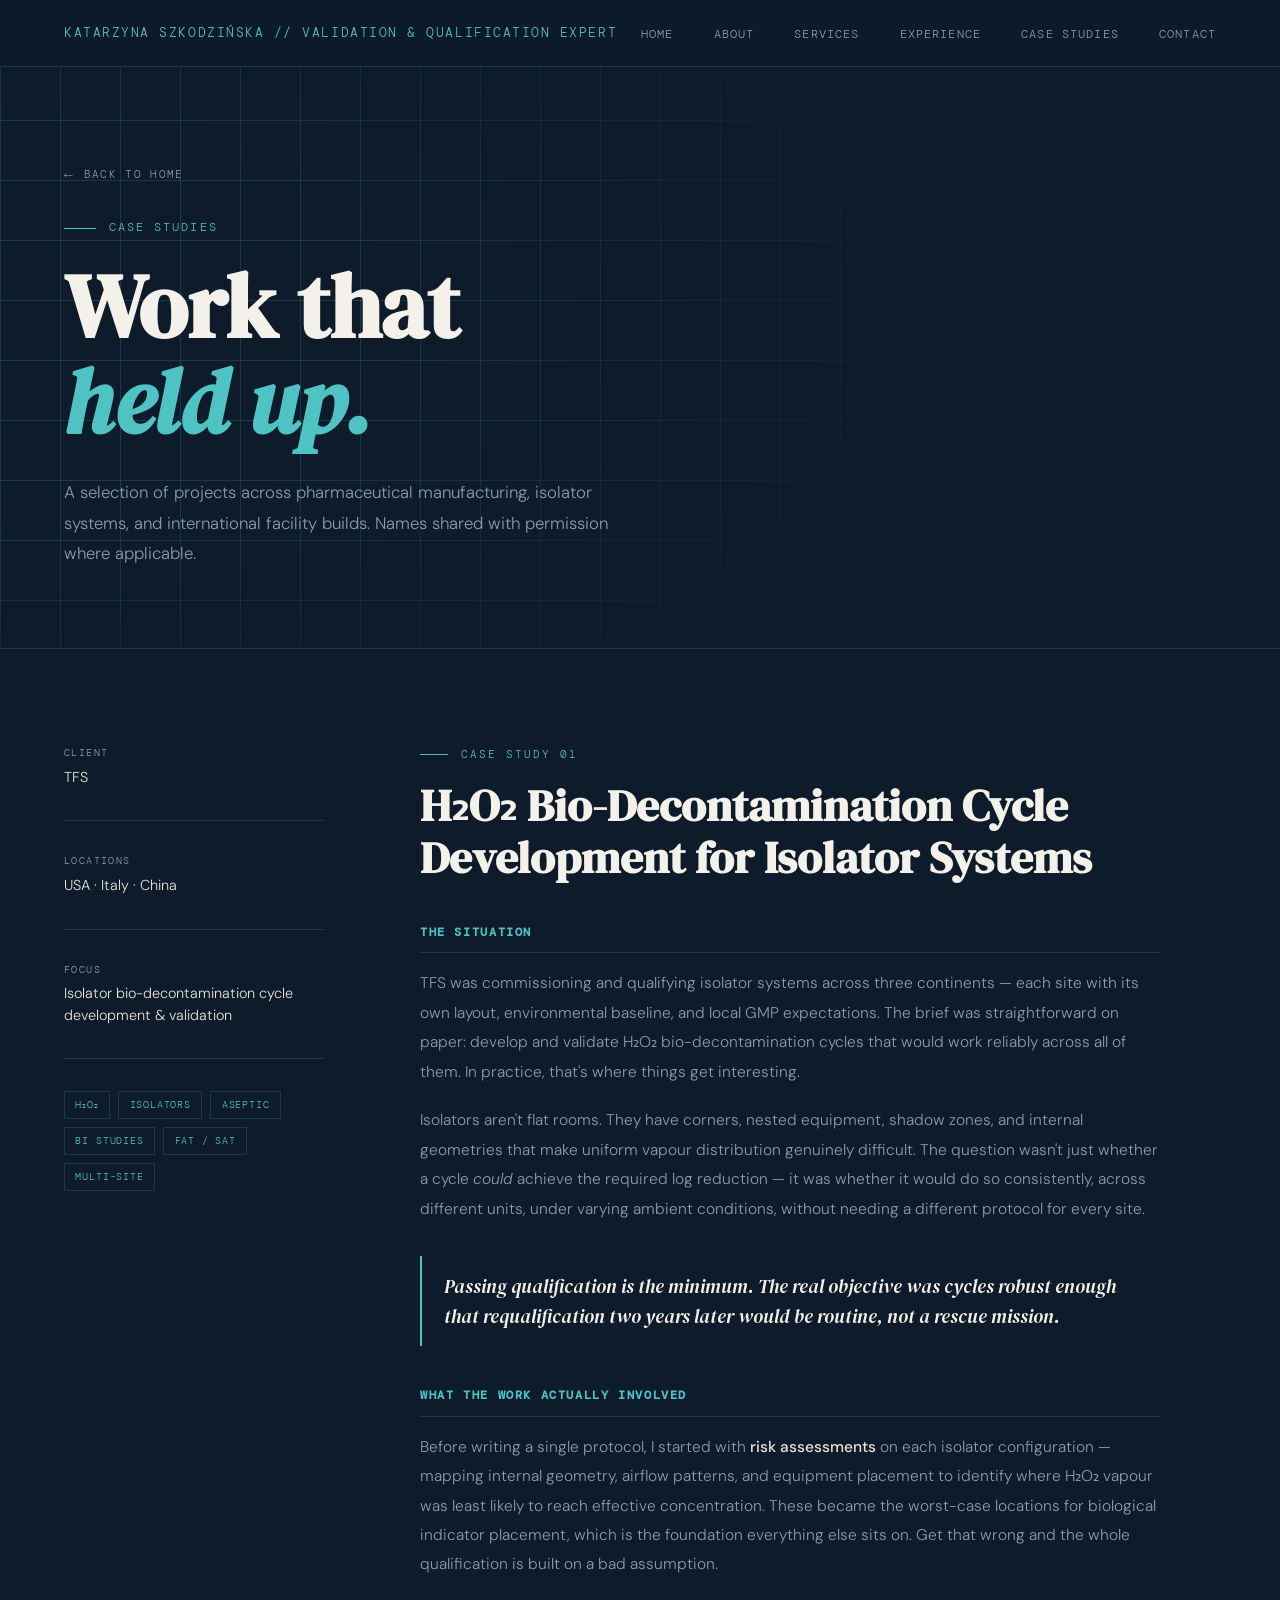
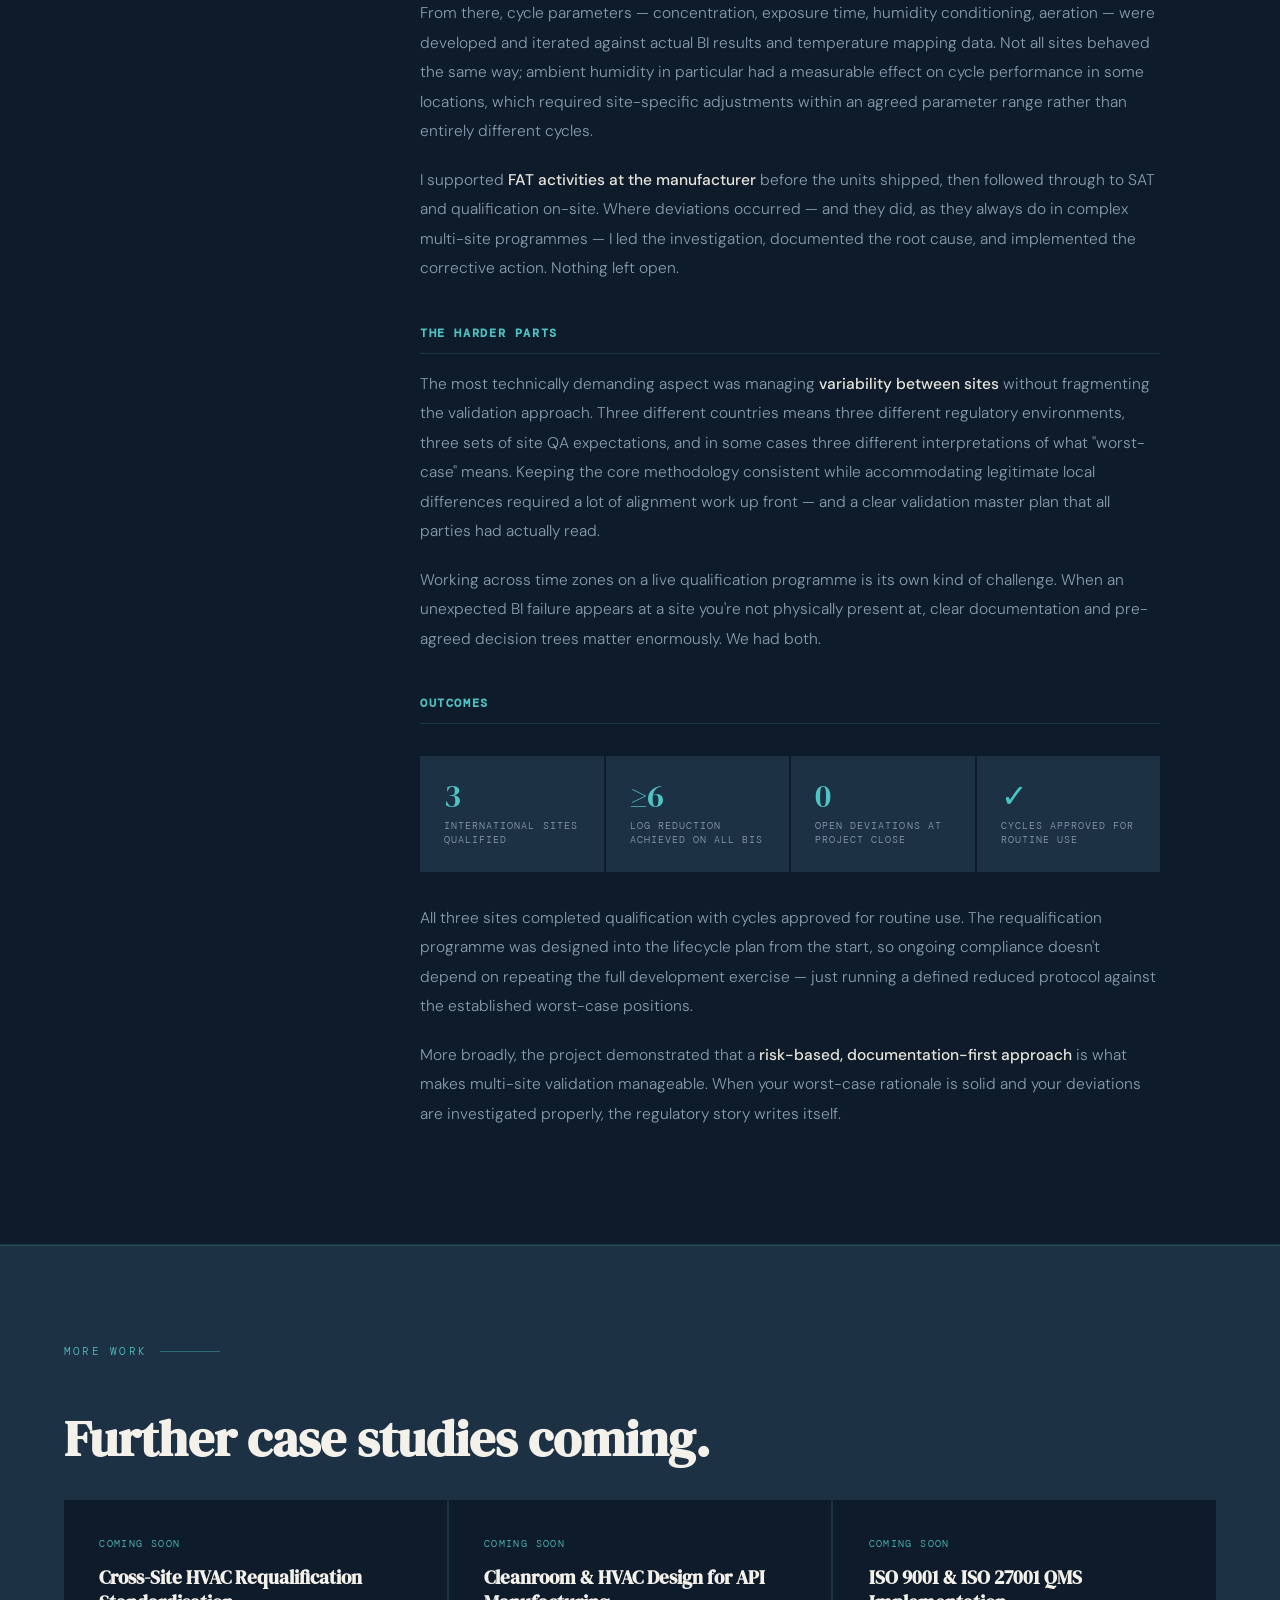
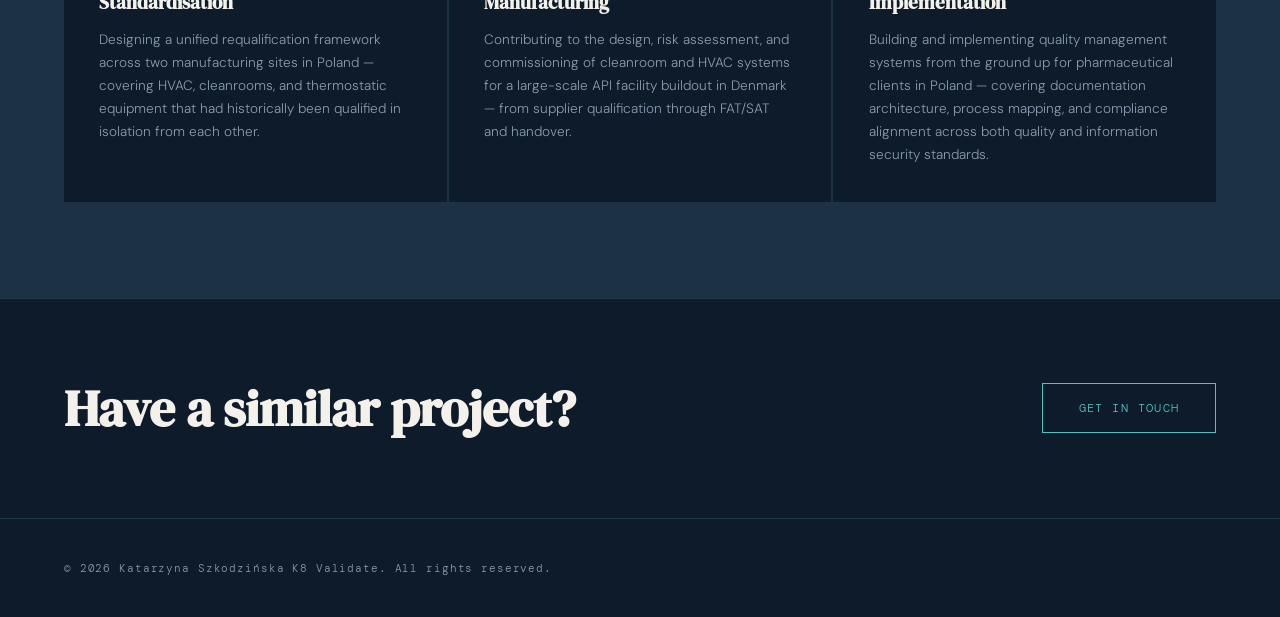
<file: casestudies.html>
<!DOCTYPE html>
<html lang="en">
<head>
  <meta charset="UTF-8" />
  <meta name="viewport" content="width=device-width, initial-scale=1.0"/>
  <title>Case Studies — K8 Validate</title>
  <link rel="preconnect" href="https://fonts.googleapis.com">
  <link href="https://fonts.googleapis.com/css2?family=DM+Serif+Display:ital@0;1&family=DM+Mono:wght@300;400;500&family=DM+Sans:wght@300;400;500&display=swap" rel="stylesheet">
  <link rel="stylesheet" href="style.css">
  <link rel="icon" type="image/png" href="assets/favicon.png">
  <style>

    /* ── PAGE HERO ── */
    .page-hero {
      padding: 10rem 5vw 5rem;
      position: relative;
      overflow: hidden;
      border-bottom: 1px solid var(--rule);
    }

    .page-hero .hero-grid-bg {
      position: absolute;
      inset: 0;
      background-image:
        linear-gradient(var(--rule) 1px, transparent 1px),
        linear-gradient(90deg, var(--rule) 1px, transparent 1px);
      background-size: 60px 60px;
      mask-image: radial-gradient(ellipse 100% 100% at 0% 50%, black 30%, transparent 80%);
      -webkit-mask-image: radial-gradient(ellipse 100% 100% at 0% 50%, black 30%, transparent 80%);
    }

    .page-hero-content { position: relative; max-width: 820px; }

    .back-link {
      display: inline-flex;
      align-items: center;
      gap: 0.6rem;
      font-family: 'DM Mono', monospace;
      font-size: 0.7rem;
      letter-spacing: 0.12em;
      text-transform: uppercase;
      color: var(--muted);
      text-decoration: none;
      margin-bottom: 2rem;
      transition: color 0.2s;
    }

    .back-link:hover { color: var(--accent); }
    .back-link::before { content: '←'; font-size: 0.9rem; }

    .page-hero p {
      color: var(--muted);
      font-size: 1.05rem;
      max-width: 580px;
      margin-top: 1.2rem;
      line-height: 1.8;
    }

    /* ── CASE STUDY LAYOUT ── */
    .case-study {
      display: grid;
      grid-template-columns: 260px 1fr;
      gap: 6rem;
      align-items: start;
      padding: 6rem 5vw;
      border-bottom: 1px solid var(--rule);
    }

    /* Sidebar */
    .cs-sidebar {
      position: sticky;
      top: 6rem;
      display: flex;
      flex-direction: column;
      gap: 2rem;
    }

    .cs-meta-block {
      display: flex;
      flex-direction: column;
      gap: 0.3rem;
    }

    .cs-meta-label {
      font-family: 'DM Mono', monospace;
      font-size: 0.62rem;
      letter-spacing: 0.14em;
      text-transform: uppercase;
      color: var(--muted);
    }

    .cs-meta-value {
      font-size: 0.9rem;
      color: var(--text);
      line-height: 1.5;
    }

    .cs-divider {
      width: 100%;
      height: 1px;
      background: var(--rule);
    }

    .cs-tags {
      display: flex;
      flex-wrap: wrap;
      gap: 0.5rem;
    }

    /* Main content */
    .cs-body { max-width: 740px; }

    .cs-kicker {
      font-family: 'DM Mono', monospace;
      font-size: 0.7rem;
      letter-spacing: 0.18em;
      text-transform: uppercase;
      color: var(--accent);
      margin-bottom: 1rem;
      display: flex;
      align-items: center;
      gap: 0.8rem;
    }

    .cs-kicker::before {
      content: '';
      display: inline-block;
      width: 28px;
      height: 1px;
      background: var(--accent);
    }

    .cs-body h2 {
      font-size: clamp(1.8rem, 3.5vw, 2.8rem);
      margin-bottom: 2rem;
    }

    .cs-body h3 {
      font-family: 'DM Mono', monospace;
      font-size: 0.72rem;
      letter-spacing: 0.14em;
      text-transform: uppercase;
      color: var(--accent);
      margin: 2.5rem 0 1rem;
      padding-bottom: 0.6rem;
      border-bottom: 1px solid var(--rule);
    }

    .cs-body p {
      color: var(--muted);
      font-size: 0.97rem;
      line-height: 1.9;
      margin-bottom: 1.2rem;
    }

    .cs-body p strong {
      color: var(--text);
      font-weight: 500;
    }

    .cs-body blockquote {
      border-left: 2px solid var(--accent);
      padding: 0.9rem 1.4rem;
      margin: 2rem 0;
      font-family: 'DM Serif Display', serif;
      font-size: 1.2rem;
      font-style: italic;
      color: var(--offwhite);
      line-height: 1.6;
    }

    .cs-list {
      list-style: none;
      padding: 0;
      display: flex;
      flex-direction: column;
      gap: 0.55rem;
      margin-bottom: 1.2rem;
    }

    .cs-list li {
      color: var(--muted);
      font-size: 0.93rem;
      padding-left: 1.2rem;
      position: relative;
      line-height: 1.7;
    }

    .cs-list li::before {
      content: '—';
      position: absolute;
      left: 0;
      color: var(--accent);
      opacity: 0.6;
    }

    /* Results band */
    .cs-results {
      display: grid;
      grid-template-columns: repeat(auto-fit, minmax(160px, 1fr));
      gap: 2px;
      margin: 2rem 0;
    }

    .cs-result-item {
      background: var(--steel);
      padding: 1.5rem;
      display: flex;
      flex-direction: column;
      gap: 0.4rem;
    }

    .cs-result-number {
      font-family: 'DM Serif Display', serif;
      font-size: 2rem;
      color: var(--accent);
      line-height: 1;
    }

    .cs-result-label {
      font-family: 'DM Mono', monospace;
      font-size: 0.65rem;
      letter-spacing: 0.1em;
      text-transform: uppercase;
      color: var(--muted);
      line-height: 1.4;
    }

    /* ── MORE CASES PLACEHOLDER ── */
    .more-cases {
      padding: 6rem 5vw;
      background: var(--steel);
    }

    .more-cases-grid {
      display: grid;
      grid-template-columns: repeat(auto-fit, minmax(280px, 1fr));
      gap: 2px;
      margin-top: 2rem;
    }

    .more-case-card {
      background: var(--navy);
      padding: 2.2rem;
      display: flex;
      flex-direction: column;
      gap: 0.8rem;
      opacity: 0.5;
      position: relative;
    }

    .coming-soon {
      font-family: 'DM Mono', monospace;
      font-size: 0.62rem;
      letter-spacing: 0.14em;
      text-transform: uppercase;
      color: var(--accent);
    }

    .more-case-card h3 {
      font-family: 'DM Serif Display', serif;
      font-size: 1.2rem;
      color: var(--offwhite);
      line-height: 1.3;
    }

    .more-case-card p {
      font-size: 0.85rem;
      color: var(--muted);
    }

    /* ── CTA ── */
    .cta-band {
      padding: 5rem 5vw;
      display: flex;
      justify-content: space-between;
      align-items: center;
      gap: 2rem;
      flex-wrap: wrap;
      border-top: 1px solid var(--rule);
    }

    .cta-band h2 { margin-bottom: 0; }

    /* ── RESPONSIVE ── */
    @media (max-width: 900px) {
      .case-study {
        grid-template-columns: 1fr;
        gap: 3rem;
      }

      .cs-sidebar {
        position: static;
        display: grid;
        grid-template-columns: repeat(auto-fit, minmax(160px, 1fr));
        gap: 1.5rem;
      }

      .cs-divider { display: none; }
    }

    @media (max-width: 640px) {
      .page-hero { padding: 8rem 5vw 3.5rem; }

      .cs-results {
        grid-template-columns: 1fr 1fr;
      }

      .cta-band {
        flex-direction: column;
        align-items: flex-start;
      }

      .cta-band .btn { width: 100%; text-align: center; }
    }
  </style>
</head>
<body>

  <!-- NAV -->
  <nav id="main-nav">
    <div class="nav-logo">Katarzyna Szkodzińska // Validation & Qualification Expert</div>
    <button class="nav-toggle" id="nav-toggle" aria-label="Toggle menu">
      <span></span>
      <span></span>
      <span></span>
    </button>
    <ul id="nav-links">
      <li><a href="index.html"          onclick="closeMenu()">Home</a></li>
      <li><a href="/about"      onclick="closeMenu()">About</a></li>
      <li><a href="index.html#services"   onclick="closeMenu()">Services</a></li>
      <li><a href="index.html#experience" onclick="closeMenu()">Experience</a></li>
      <li><a href="/casestudies"   onclick="closeMenu()">Case Studies</a></li>
      <li><a href="#contact"    onclick="closeMenu()">Contact</a></li>
    </ul>
  </nav>

  <!-- PAGE HERO -->
  <div class="page-hero">
    <div class="hero-grid-bg"></div>
    <div class="page-hero-content">
      <a href="index.html" class="back-link">Back to Home</a>
      <div class="hero-tag">Case Studies</div>
      <h1>Work that<br><em>held up.</em></h1>
      <p>A selection of projects across pharmaceutical manufacturing, isolator systems, and international facility builds. Names shared with permission where applicable.</p>
    </div>
  </div>

  <!-- CASE STUDY 01 -->
  <div class="case-study">

    <aside class="cs-sidebar fade-in">
      <div class="cs-meta-block">
        <span class="cs-meta-label">Client</span>
        <span class="cs-meta-value">TFS</span>
      </div>
      <div class="cs-divider"></div>
      <div class="cs-meta-block">
        <span class="cs-meta-label">Locations</span>
        <span class="cs-meta-value">USA · Italy · China</span>
      </div>
      <div class="cs-divider"></div>
      <div class="cs-meta-block">
        <span class="cs-meta-label">Focus</span>
        <span class="cs-meta-value">Isolator bio-decontamination cycle development &amp; validation</span>
      </div>
      <div class="cs-divider"></div>
      <div class="cs-tags">
        <span class="tag">H₂O₂</span>
        <span class="tag">Isolators</span>
        <span class="tag">Aseptic</span>
        <span class="tag">BI Studies</span>
        <span class="tag">FAT / SAT</span>
        <span class="tag">Multi-site</span>
      </div>
    </aside>

    <div class="cs-body fade-in">

      <div class="cs-kicker">Case Study 01</div>
      <h2>H₂O₂ Bio-Decontamination Cycle Development for Isolator Systems</h2>

      <h3>The Situation</h3>
      <p>
        TFS was commissioning and qualifying isolator systems across three continents —
        each site with its own layout, environmental baseline, and local GMP expectations. The brief was
        straightforward on paper: develop and validate H₂O₂ bio-decontamination cycles that would work
        reliably across all of them. In practice, that's where things get interesting.
      </p>
      <p>
        Isolators aren't flat rooms. They have corners, nested equipment, shadow zones, and internal
        geometries that make uniform vapour distribution genuinely difficult. The question wasn't just
        whether a cycle <em>could</em> achieve the required log reduction — it was whether it would do so
        consistently, across different units, under varying ambient conditions, without needing a different
        protocol for every site.
      </p>

      <blockquote>
        Passing qualification is the minimum. The real objective was cycles robust enough that requalification two years 
        later would be routine, not a rescue mission.
      </blockquote>

      <h3>What the Work Actually Involved</h3>
      <p>
        Before writing a single protocol, I started with <strong>risk assessments</strong> on each isolator
        configuration — mapping internal geometry, airflow patterns, and equipment placement to identify
        where H₂O₂ vapour was least likely to reach effective concentration. These became the worst-case
        locations for biological indicator placement, which is the foundation everything else sits on.
        Get that wrong and the whole qualification is built on a bad assumption.
      </p>
      <p>
        From there, cycle parameters — concentration, exposure time, humidity conditioning, aeration —
        were developed and iterated against actual BI results and temperature mapping data. Not all
        sites behaved the same way; ambient humidity in particular had a measurable effect on cycle
        performance in some locations, which required site-specific adjustments within an agreed
        parameter range rather than entirely different cycles.
      </p>
      <p>
        I supported <strong>FAT activities at the manufacturer</strong> before the units shipped,
        then followed through to SAT and qualification on-site. Where deviations occurred — and they
        did, as they always do in complex multi-site programmes — I led the investigation, documented
        the root cause, and implemented the corrective action. Nothing left open.
      </p>

      <h3>The Harder Parts</h3>
      <p>
        The most technically demanding aspect was managing <strong>variability between sites</strong>
        without fragmenting the validation approach. Three different countries means three different
        regulatory environments, three sets of site QA expectations, and in some cases three different
        interpretations of what "worst-case" means. Keeping the core methodology consistent while
        accommodating legitimate local differences required a lot of alignment work up front —
        and a clear validation master plan that all parties had actually read.
      </p>
      <p>
        Working across time zones on a live qualification programme is its own kind of challenge.
        When an unexpected BI failure appears at a site you're not physically present at,
        clear documentation and pre-agreed decision trees matter enormously. We had both.
      </p>

      <h3>Outcomes</h3>

      <div class="cs-results">
        <div class="cs-result-item">
          <div class="cs-result-number">3</div>
          <div class="cs-result-label">International sites qualified</div>
        </div>
        <div class="cs-result-item">
          <div class="cs-result-number">≥6</div>
          <div class="cs-result-label">Log reduction achieved on all BIs</div>
        </div>
        <div class="cs-result-item">
          <div class="cs-result-number">0</div>
          <div class="cs-result-label">Open deviations at project close</div>
        </div>
        <div class="cs-result-item">
          <div class="cs-result-number">✓</div>
          <div class="cs-result-label">Cycles approved for routine use</div>
        </div>
      </div>

      <p>
        All three sites completed qualification with cycles approved for routine use.
        The requalification programme was designed into the lifecycle plan from the start,
        so ongoing compliance doesn't depend on repeating the full development exercise —
        just running a defined reduced protocol against the established worst-case positions.
      </p>
      <p>
        More broadly, the project demonstrated that a <strong>risk-based, documentation-first
        approach</strong> is what makes multi-site validation manageable. When your worst-case
        rationale is solid and your deviations are investigated properly, the regulatory
        story writes itself.
      </p>

    </div>
  </div>

  <!-- MORE CASES -->
  <section class="more-cases">
    <div class="section-label">More Work</div>
    <h2 class="fade-in">Further case studies coming.</h2>
    <div class="more-cases-grid">

      <div class="more-case-card fade-in">
        <span class="coming-soon">Coming Soon</span>
        <h3>Cross-Site HVAC Requalification Standardisation</h3>
        <p>Designing a unified requalification framework across two manufacturing sites in Poland — 
          covering HVAC, cleanrooms, and thermostatic equipment that had historically been qualified in isolation from each other.</p>
      </div>

      <div class="more-case-card fade-in">
        <span class="coming-soon">Coming Soon</span>
        <h3>Cleanroom & HVAC Design for API Manufacturing</h3>
        <p>Contributing to the design, risk assessment, and commissioning of cleanroom and HVAC systems for a 
          large-scale API facility buildout in Denmark — from supplier qualification through FAT/SAT and handover.</p>
      </div>

      <div class="more-case-card fade-in">
        <span class="coming-soon">Coming Soon</span>
        <h3>ISO 9001 & ISO 27001 QMS Implementation</h3>
        <p>Building and implementing quality management systems from the ground up for pharmaceutical clients in Poland — 
          covering documentation architecture, process mapping, and compliance alignment across both quality and information security standards.</p>
      </div>

    </div>
  </section>

  <!-- CTA -->
  <div class="cta-band fade-in">
    <h2>Have a similar project?</h2>
    <a href="index.html#contact" class="btn">Get in Touch</a>
  </div>

  <!-- FOOTER -->
  <footer>
    <p>© 2026 Katarzyna Szkodzińska K8 Validate. All rights reserved.</p>
    <p></p>
  </footer>

  <script>
    const toggle = document.getElementById('nav-toggle');
    const nav    = document.getElementById('main-nav');
    const links  = document.getElementById('nav-links');

    toggle.addEventListener('click', () => {
      nav.classList.toggle('open');
      links.classList.toggle('open');
    });

    function closeMenu() {
      nav.classList.remove('open');
      links.classList.remove('open');
    }

    const observer = new IntersectionObserver((entries) => {
      entries.forEach(el => {
        if (el.isIntersecting) el.target.classList.add('visible');
      });
    }, { threshold: 0.1 });

    document.querySelectorAll('.fade-in').forEach(el => observer.observe(el));
  </script>

</body>
</html>
</file>
<file: style.css>
/* ============================================
   ALEX MORGAN — VALIDATION CONSULTANT
   style.css
   ============================================ */

/* ── VARIABLES ── */
:root {
  --navy:    #0d1b2a;
  --steel:   #1c3144;
  --accent:  #4fc3c3;
  --accent2: #c8f0ef;
  --offwhite:#f4f1eb;
  --text:    #e8e4dc;
  --muted:   #8a9bb0;
  --rule:    rgba(78,195,195,0.18);
}

/* ── RESET ── */
*, *::before, *::after {
  box-sizing: border-box;
  margin: 0;
  padding: 0;
}

html { scroll-behavior: smooth; }

body {
  background-color: var(--navy);
  color: var(--text);
  font-family: 'DM Sans', sans-serif;
  font-weight: 300;
  line-height: 1.7;
  overflow-x: hidden;
}

/* ── NAV ── */
nav {
  position: fixed;
  top: 0; left: 0; right: 0;
  z-index: 100;
  display: flex;
  justify-content: space-between;
  align-items: center;
  padding: 1.2rem 5vw;
  background: rgba(13,27,42,0.92);
  backdrop-filter: blur(10px);
  border-bottom: 1px solid var(--rule);
}

.nav-logo {
  font-family: 'DM Mono', monospace;
  font-size: 0.8rem;
  letter-spacing: 0.12em;
  color: var(--accent);
  text-transform: uppercase;
  white-space: nowrap;
}

nav ul {
  list-style: none;
  display: flex;
  gap: 2.5rem;
}

nav a {
  font-family: 'DM Mono', monospace;
  font-size: 0.72rem;
  letter-spacing: 0.1em;
  text-transform: uppercase;
  color: var(--muted);
  text-decoration: none;
  transition: color 0.2s;
}

nav a:hover { color: var(--accent); }

/* Hamburger — hidden on desktop */
.nav-toggle {
  display: none;
  flex-direction: column;
  gap: 5px;
  cursor: pointer;
  padding: 4px;
  background: none;
  border: none;
}

.nav-toggle span {
  display: block;
  width: 24px;
  height: 2px;
  background: var(--accent);
  transition: transform 0.3s, opacity 0.3s;
}

/* ── HERO ── */
#hero {
  min-height: 100vh;
  display: flex;
  align-items: center;
  padding: 6rem 5vw 4rem;
  position: relative;
  overflow: hidden;
}

.hero-grid-bg {
  position: absolute;
  inset: 0;
  background-image:
    linear-gradient(var(--rule) 1px, transparent 1px),
    linear-gradient(90deg, var(--rule) 1px, transparent 1px);
  background-size: 60px 60px;
  mask-image: radial-gradient(ellipse 80% 80% at 50% 50%, black 40%, transparent 100%);
  -webkit-mask-image: radial-gradient(ellipse 80% 80% at 50% 50%, black 40%, transparent 100%);
}

.hero-accent-line {
  position: absolute;
  top: 38%;
  right: -80px;
  width: 420px;
  height: 1px;
  background: linear-gradient(90deg, transparent, var(--accent), transparent);
  opacity: 0.5;
}

.hero-content {
  position: relative;
  max-width: 820px;
}

.hero-tag {
  font-family: 'DM Mono', monospace;
  font-size: 0.72rem;
  letter-spacing: 0.18em;
  text-transform: uppercase;
  color: var(--accent);
  margin-bottom: 1.4rem;
  display: flex;
  align-items: center;
  gap: 0.8rem;
}

.hero-tag::before {
  content: '';
  display: inline-block;
  width: 32px;
  height: 1px;
  background: var(--accent);
  flex-shrink: 0;
}

h1 {
  font-family: 'DM Serif Display', serif;
  font-size: clamp(3rem, 7vw, 6.5rem);
  line-height: 1.05;
  color: var(--offwhite);
  margin-bottom: 1.8rem;
}

h1 em {
  font-style: italic;
  color: var(--accent);
}

.hero-sub {
  font-size: 1.05rem;
  color: var(--muted);
  max-width: 540px;
  margin-bottom: 2.8rem;
  line-height: 1.8;
}

.hero-buttons {
  display: flex;
  flex-wrap: wrap;
  gap: 1rem;
}

/* ── BUTTONS ── */
.btn {
  display: inline-block;
  padding: 0.85rem 2.2rem;
  font-family: 'DM Mono', monospace;
  font-size: 0.75rem;
  letter-spacing: 0.12em;
  text-transform: uppercase;
  text-decoration: none;
  border: 1px solid var(--accent);
  color: var(--accent);
  transition: background 0.2s, color 0.2s;
  cursor: pointer;
  background: transparent;
}

.btn:hover {
  background: var(--accent);
  color: var(--navy);
}

.btn-ghost {
  border-color: var(--muted);
  color: var(--muted);
}

.btn-ghost:hover {
  background: var(--muted);
  color: var(--navy);
}

/* ── SECTIONS SHARED ── */
section {
  padding: 7rem 5vw;
  border-top: 1px solid var(--rule);
}

.section-label {
  font-family: 'DM Mono', monospace;
  font-size: 0.7rem;
  letter-spacing: 0.2em;
  text-transform: uppercase;
  color: var(--accent);
  margin-bottom: 3rem;
  display: flex;
  align-items: center;
  gap: 0.8rem;
}

.section-label::after {
  content: '';
  flex: 1;
  max-width: 60px;
  height: 1px;
  background: var(--accent);
  opacity: 0.4;
}

h2 {
  font-family: 'DM Serif Display', serif;
  font-size: clamp(2rem, 4vw, 3.2rem);
  line-height: 1.15;
  color: var(--offwhite);
  margin-bottom: 1.5rem;
}

/* ── ABOUT ── */
.about-layout {
  display: grid;
  grid-template-columns: 1fr 1fr;
  gap: 6rem;
  align-items: start;
}

.about-text p {
  color: var(--muted);
  margin-bottom: 1.2rem;
  font-size: 1rem;
}

.about-text p strong {
  color: var(--text);
  font-weight: 500;
}

.about-stats {
  display: grid;
  grid-template-columns: 1fr 1fr;
  gap: 2rem;
  padding-top: 1rem;
}

.stat {
  border-left: 2px solid var(--accent);
  padding-left: 1.2rem;
}

.stat-number {
  font-family: 'DM Serif Display', serif;
  font-size: 2.6rem;
  color: var(--offwhite);
  line-height: 1;
}

.stat-label {
  font-family: 'DM Mono', monospace;
  font-size: 0.68rem;
  letter-spacing: 0.1em;
  text-transform: uppercase;
  color: var(--muted);
  margin-top: 0.3rem;
}

/* ── SERVICES ── */
#services { background: var(--steel); }

.services-grid {
  display: grid;
  grid-template-columns: repeat(auto-fit, minmax(260px, 1fr));
  gap: 2px;
  margin-top: 1rem;
}

.service-card {
  background: var(--navy);
  padding: 2.5rem;
  position: relative;
  overflow: hidden;
  transition: transform 0.2s;
}

.service-card:hover { transform: translateY(-4px); }

.service-card::before {
  content: '';
  position: absolute;
  top: 0; left: 0; right: 0;
  height: 2px;
  background: linear-gradient(90deg, var(--accent), transparent);
  opacity: 0;
  transition: opacity 0.2s;
}

.service-card:hover::before { opacity: 1; }

.service-icon {
  font-size: 1.8rem;
  margin-bottom: 1.2rem;
}

.service-card h3 {
  font-family: 'DM Serif Display', serif;
  font-size: 1.35rem;
  color: var(--offwhite);
  margin-bottom: 0.8rem;
}

.service-card p {
  font-size: 0.9rem;
  color: var(--muted);
  line-height: 1.75;
}

/* ── EXPERIENCE ── */
.timeline {
  max-width: 720px;
}

.timeline-item {
  display: grid;
  grid-template-columns: 160px 1fr;
  gap: 2.5rem;
  padding-bottom: 3rem;
  position: relative;
}

.timeline-item::after {
  content: '';
  position: absolute;
  left: 159px;
  top: 8px;
  bottom: 0;
  width: 1px;
  background: var(--rule);
}

.timeline-item:last-child::after { display: none; }

.timeline-date {
  font-family: 'DM Mono', monospace;
  font-size: 0.72rem;
  letter-spacing: 0.08em;
  color: var(--accent);
  text-align: right;
  padding-top: 0.2rem;
  line-height: 1.5;
}

.timeline-dot {
  position: absolute;
  left: 153px;
  top: 7px;
  width: 13px;
  height: 13px;
  border-radius: 50%;
  border: 2px solid var(--accent);
  background: var(--navy);
  flex-shrink: 0;
}

.timeline-body h3 {
  font-family: 'DM Sans', sans-serif;
  font-weight: 500;
  font-size: 1rem;
  color: var(--offwhite);
  margin-bottom: 0.2rem;
}

.timeline-company {
  font-family: 'DM Mono', monospace;
  font-size: 0.72rem;
  color: var(--muted);
  letter-spacing: 0.06em;
  margin-bottom: 0.7rem;
}

.timeline-body p {
  font-size: 0.9rem;
  color: var(--muted);
  line-height: 1.75;
}

.tags {
  display: flex;
  flex-wrap: wrap;
  gap: 0.5rem;
  margin-top: 0.8rem;
}

.tag {
  font-family: 'DM Mono', monospace;
  font-size: 0.65rem;
  letter-spacing: 0.08em;
  text-transform: uppercase;
  color: var(--accent);
  border: 1px solid var(--rule);
  padding: 0.25rem 0.65rem;
}

/* ── CONTACT ── */
#contact { background: var(--steel); }

.contact-layout {
  display: grid;
  grid-template-columns: 1fr 1fr;
  gap: 6rem;
  align-items: start;
}

.contact-info p {
  color: var(--muted);
  font-size: 0.95rem;
  margin-bottom: 2rem;
  line-height: 1.8;
}

.contact-links {
  display: flex;
  flex-direction: column;
  gap: 1rem;
}

.contact-link {
  display: flex;
  align-items: center;
  gap: 1rem;
  text-decoration: none;
  color: var(--muted);
  font-size: 0.9rem;
  transition: color 0.2s;
  word-break: break-all;
}

.contact-link:hover { color: var(--accent); }

.contact-link-icon {
  width: 36px;
  height: 36px;
  border: 1px solid var(--rule);
  display: flex;
  align-items: center;
  justify-content: center;
  font-size: 1rem;
  flex-shrink: 0;
}

.contact-form {
  display: flex;
  flex-direction: column;
  gap: 1.2rem;
}

.form-group {
  display: flex;
  flex-direction: column;
  gap: 0.4rem;
}

label {
  font-family: 'DM Mono', monospace;
  font-size: 0.68rem;
  letter-spacing: 0.12em;
  text-transform: uppercase;
  color: var(--muted);
}

input, textarea {
  background: var(--navy);
  border: 1px solid var(--rule);
  color: var(--text);
  font-family: 'DM Sans', sans-serif;
  font-size: 0.9rem;
  padding: 0.8rem 1rem;
  outline: none;
  transition: border-color 0.2s;
  resize: vertical;
  width: 100%;
  /* Prevent iOS zoom on input focus */
  font-size: 16px;
}

input:focus, textarea:focus {
  border-color: var(--accent);
}

textarea { min-height: 120px; }

/* ── FOOTER ── */
footer {
  padding: 2.5rem 5vw;
  border-top: 1px solid var(--rule);
  display: flex;
  justify-content: space-between;
  align-items: center;
  flex-wrap: wrap;
  gap: 0.8rem;
}

footer p {
  font-family: 'DM Mono', monospace;
  font-size: 0.68rem;
  letter-spacing: 0.08em;
  color: var(--muted);
}

/* ── FADE IN ANIMATION ── */
.fade-in {
  opacity: 0;
  transform: translateY(24px);
  transition: opacity 0.6s ease, transform 0.6s ease;
}

.fade-in.visible {
  opacity: 1;
  transform: none;
}

/* ============================================
   RESPONSIVE — TABLET (max 900px)
   ============================================ */
@media (max-width: 900px) {
  .about-layout {
    grid-template-columns: 1fr;
    gap: 3.5rem;
  }

  .contact-layout {
    grid-template-columns: 1fr;
    gap: 3.5rem;
  }
}

/* ============================================
   RESPONSIVE — MOBILE (max 640px)
   ============================================ */
@media (max-width: 640px) {

  /* Nav: show hamburger, hide links by default */
  .nav-toggle {
    display: flex;
  }

  nav ul {
    display: none;
    position: fixed;
    top: 0; left: 0; right: 0; bottom: 0;
    background: rgba(13,27,42,0.98);
    flex-direction: column;
    align-items: center;
    justify-content: center;
    gap: 2.5rem;
    z-index: 99;
  }

  nav ul.open {
    display: flex;
  }

  nav ul li a {
    font-size: 1.1rem;
    letter-spacing: 0.15em;
  }

  /* Close icon when open */
  nav.open .nav-toggle span:nth-child(1) {
    transform: translateY(7px) rotate(45deg);
  }
  nav.open .nav-toggle span:nth-child(2) {
    opacity: 0;
  }
  nav.open .nav-toggle span:nth-child(3) {
    transform: translateY(-7px) rotate(-45deg);
  }

  /* Hero */
  #hero {
    padding: 7rem 5vw 4rem;
    min-height: 100svh;
  }

  .hero-tag { font-size: 0.65rem; }

  .hero-sub { font-size: 0.95rem; }

  .hero-buttons {
    flex-direction: column;
    align-items: flex-start;
  }

  .btn { width: 100%; text-align: center; }

  /* Sections */
  section { padding: 4.5rem 5vw; }

  /* About stats — 2 col still works fine on mobile */
  .about-stats { gap: 1.5rem; }

  .stat-number { font-size: 2rem; }

  /* Timeline — stack vertically */
  .timeline-item {
    grid-template-columns: 1fr;
    gap: 0.4rem;
    padding-bottom: 2.5rem;
    padding-left: 1.2rem;
    border-left: 1px solid var(--rule);
  }

  .timeline-item::after { display: none; }

  .timeline-dot {
    display: block;
    position: absolute;
    left: -7px;
    top: 4px;
    width: 12px;
    height: 12px;
  }

  .timeline-date {
    text-align: left;
    font-size: 0.68rem;
  }

  /* Footer */
  footer {
    flex-direction: column;
    align-items: flex-start;
    gap: 0.4rem;
  }
}
</file>
